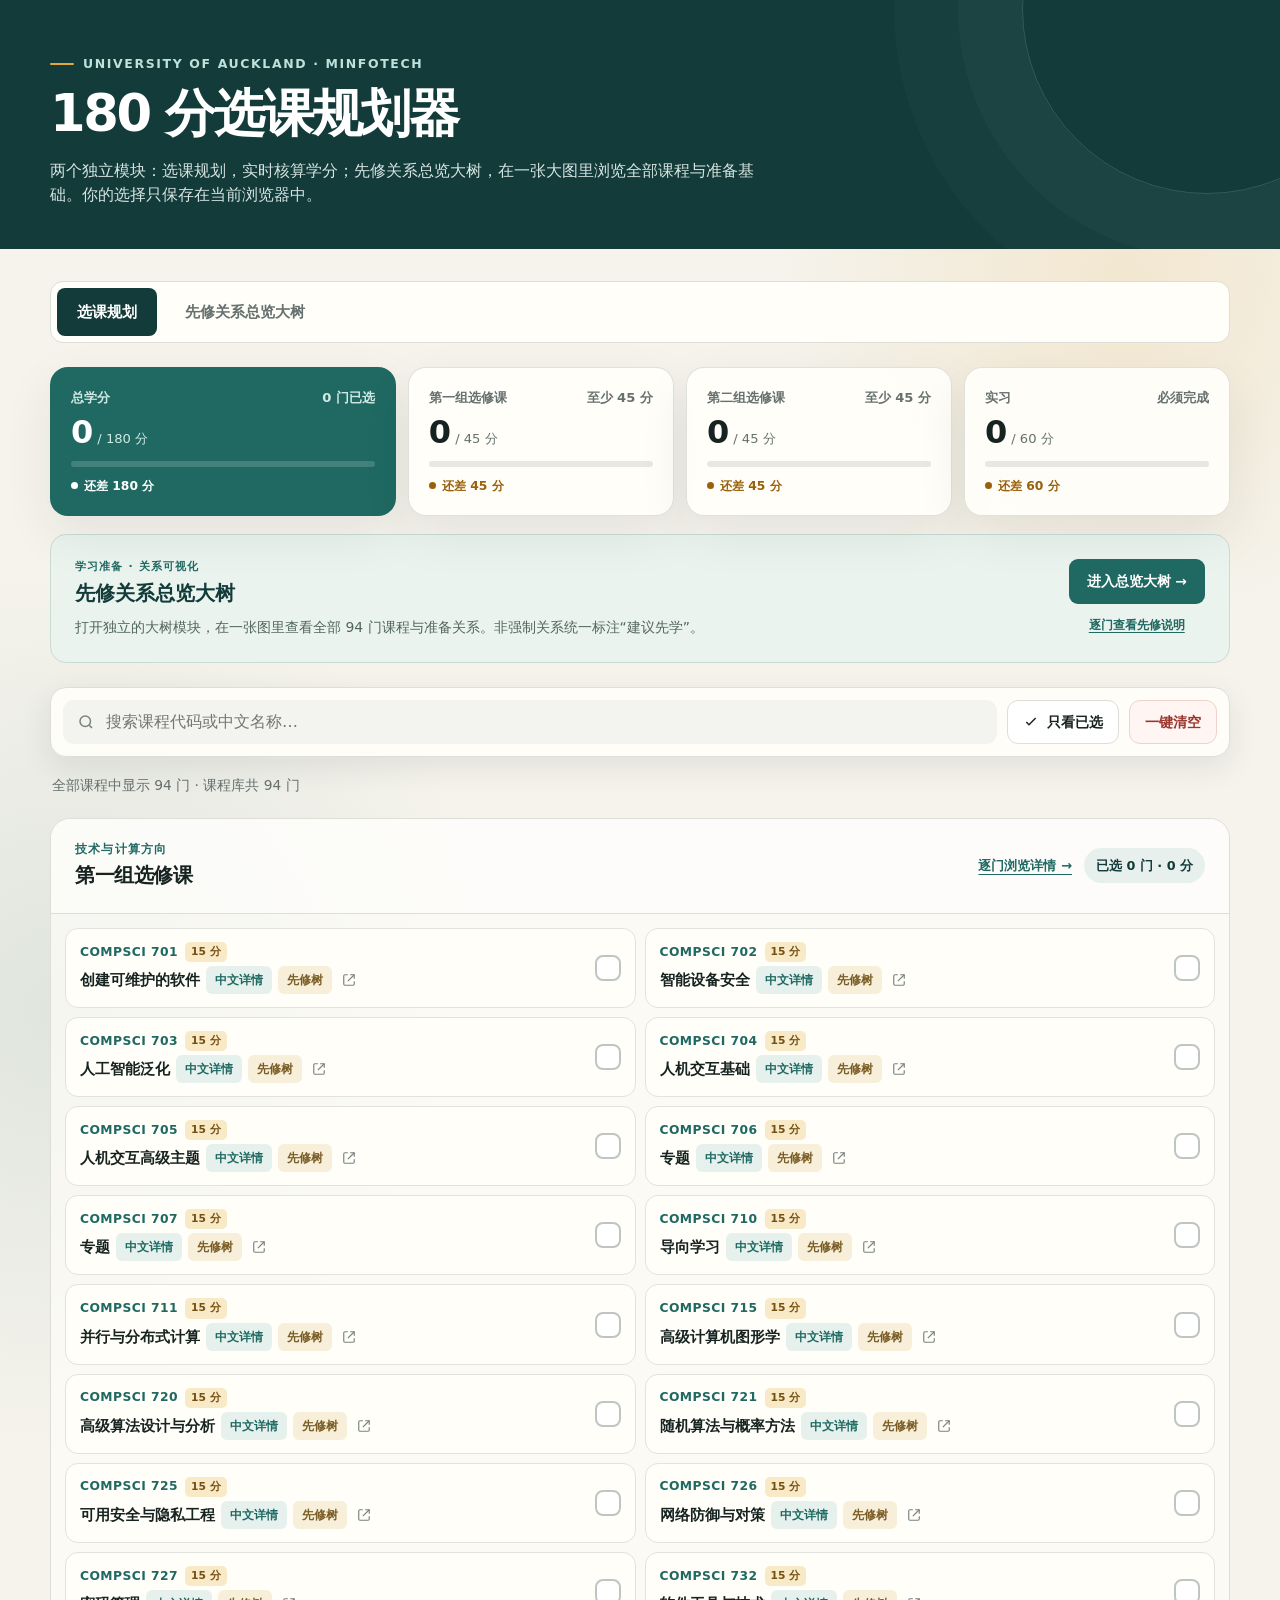
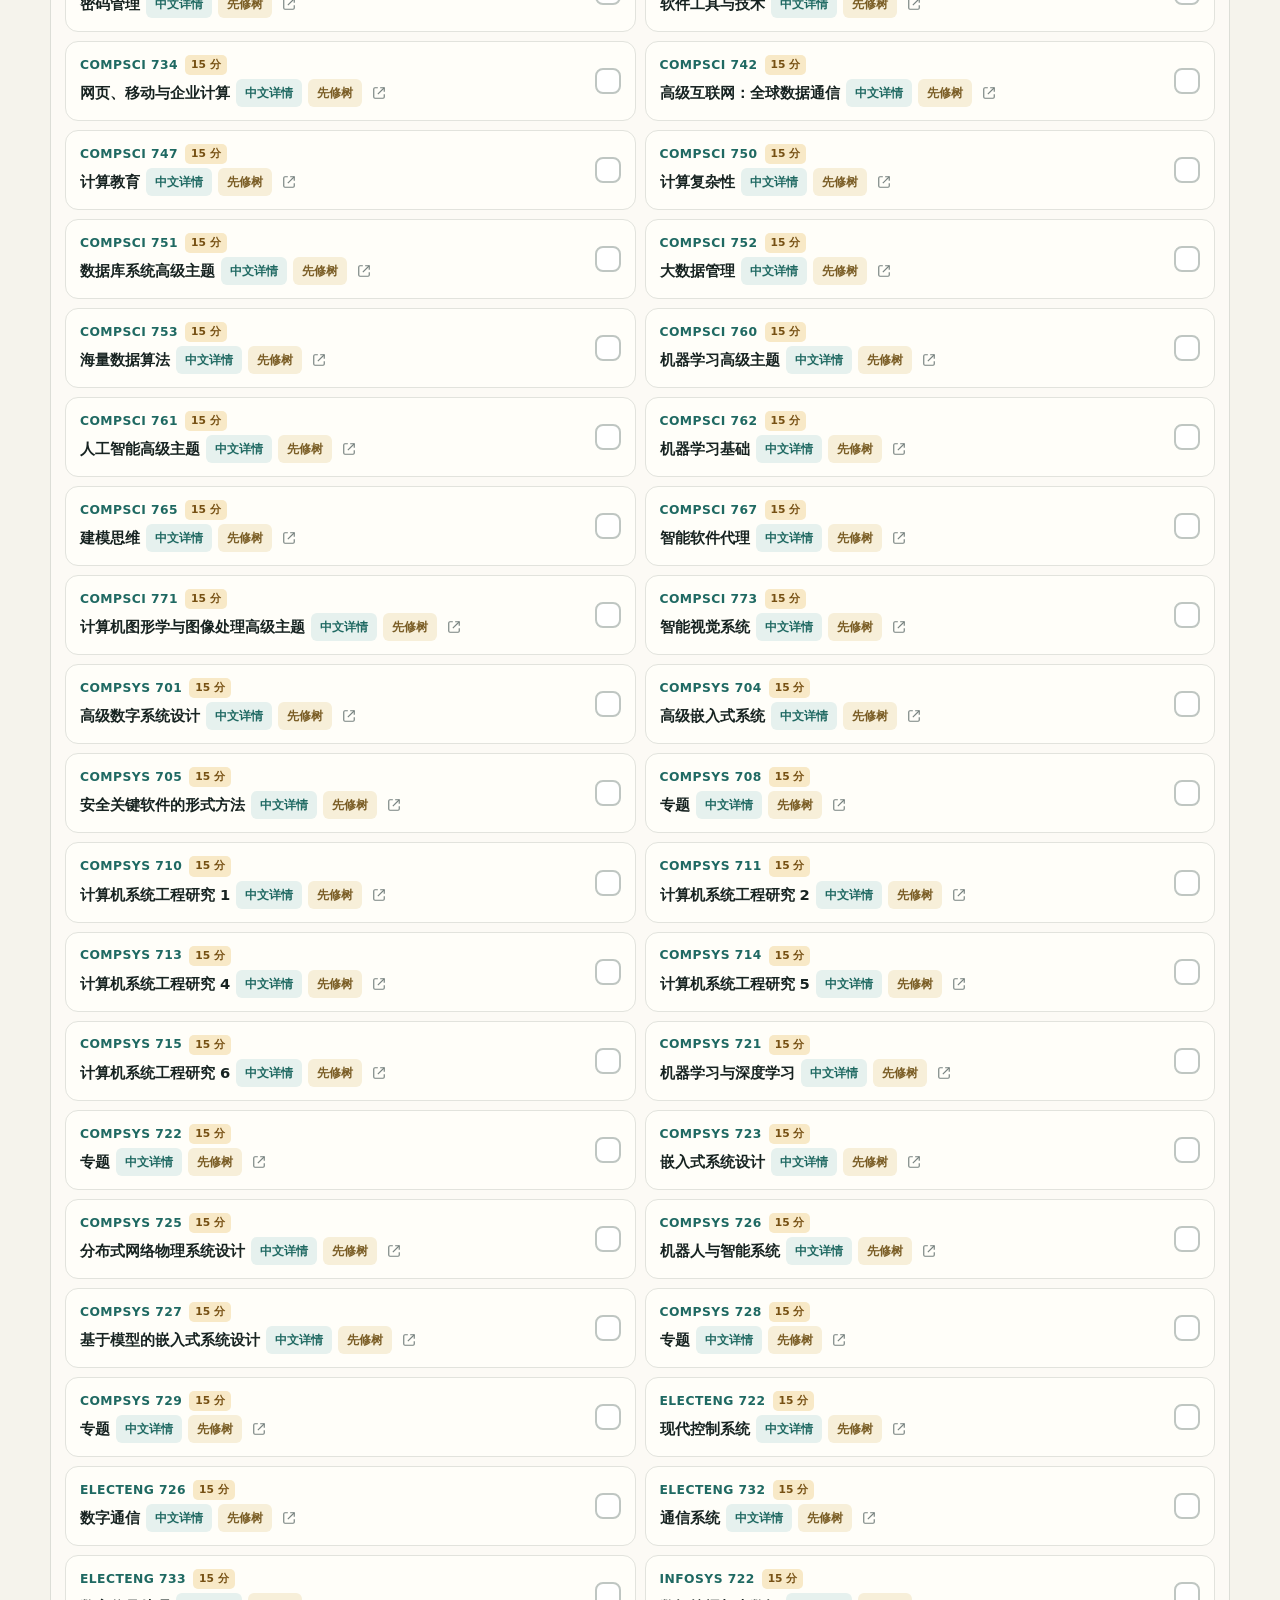
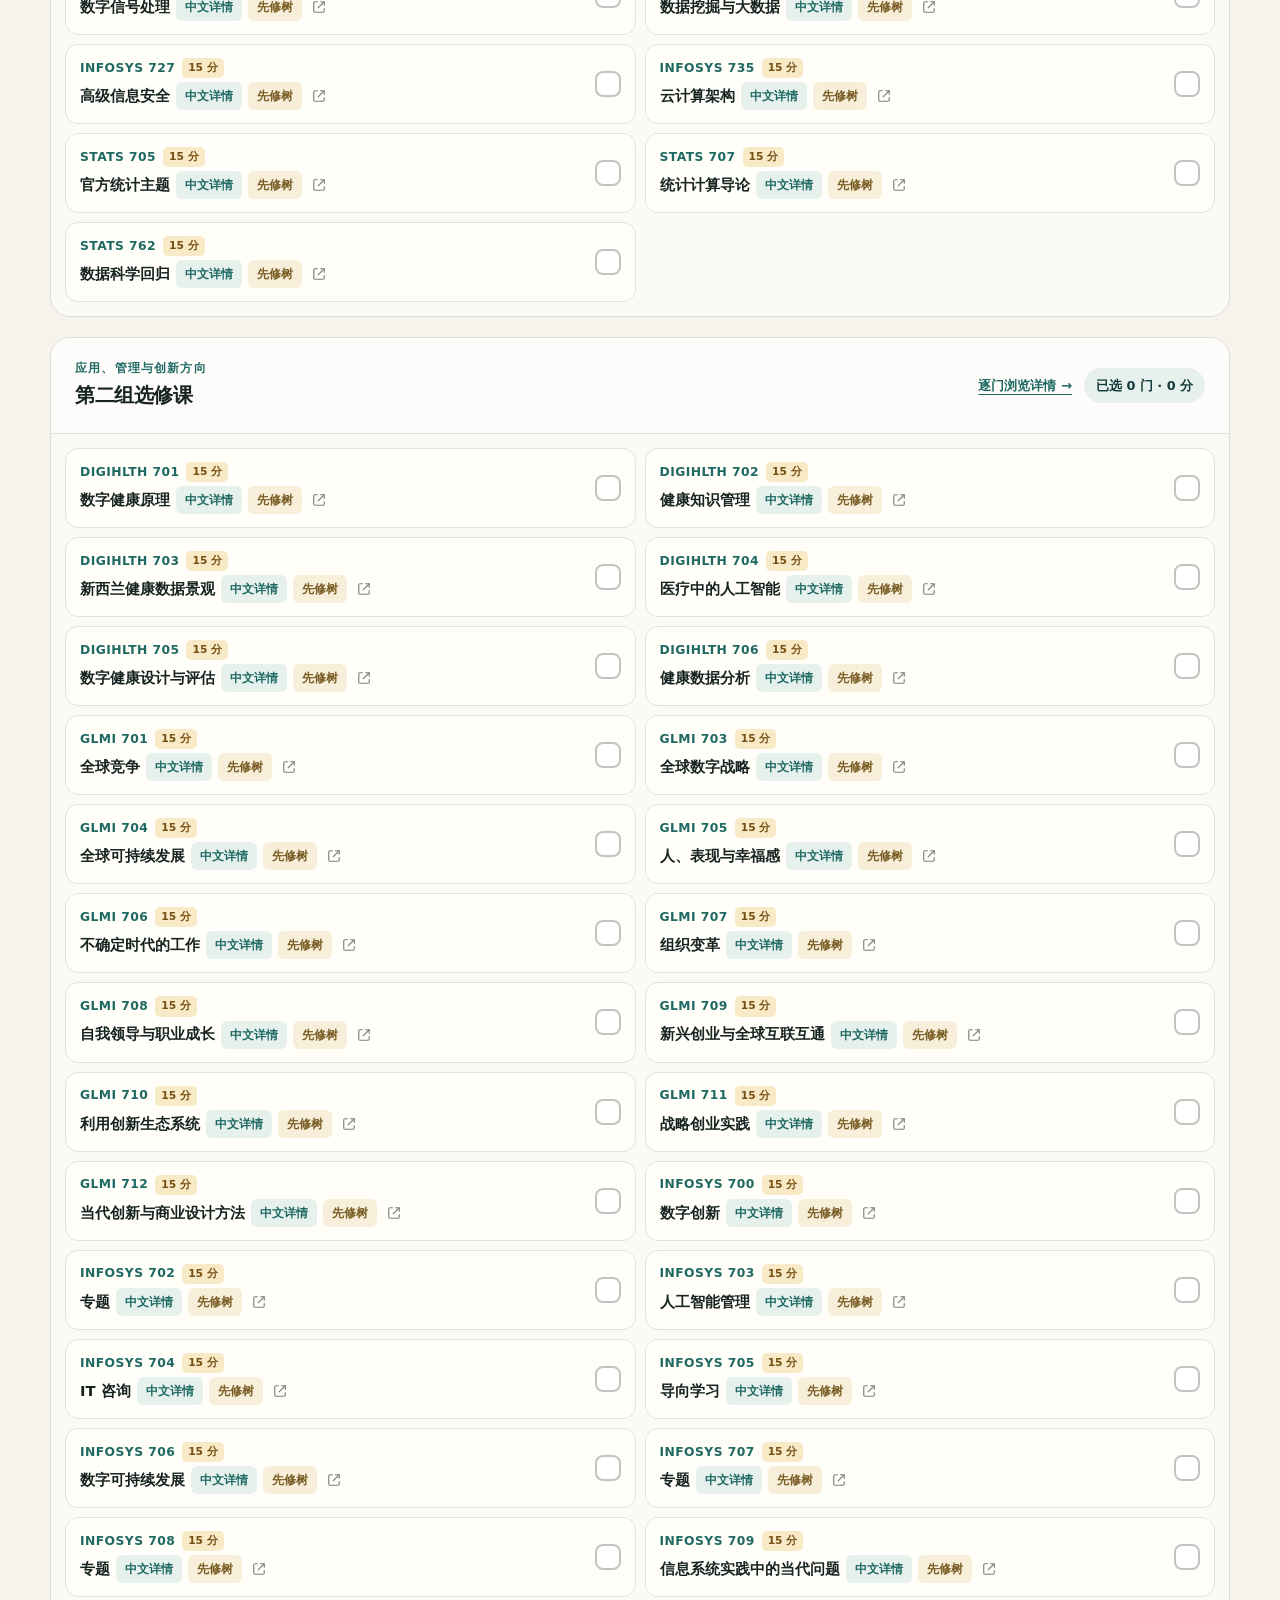
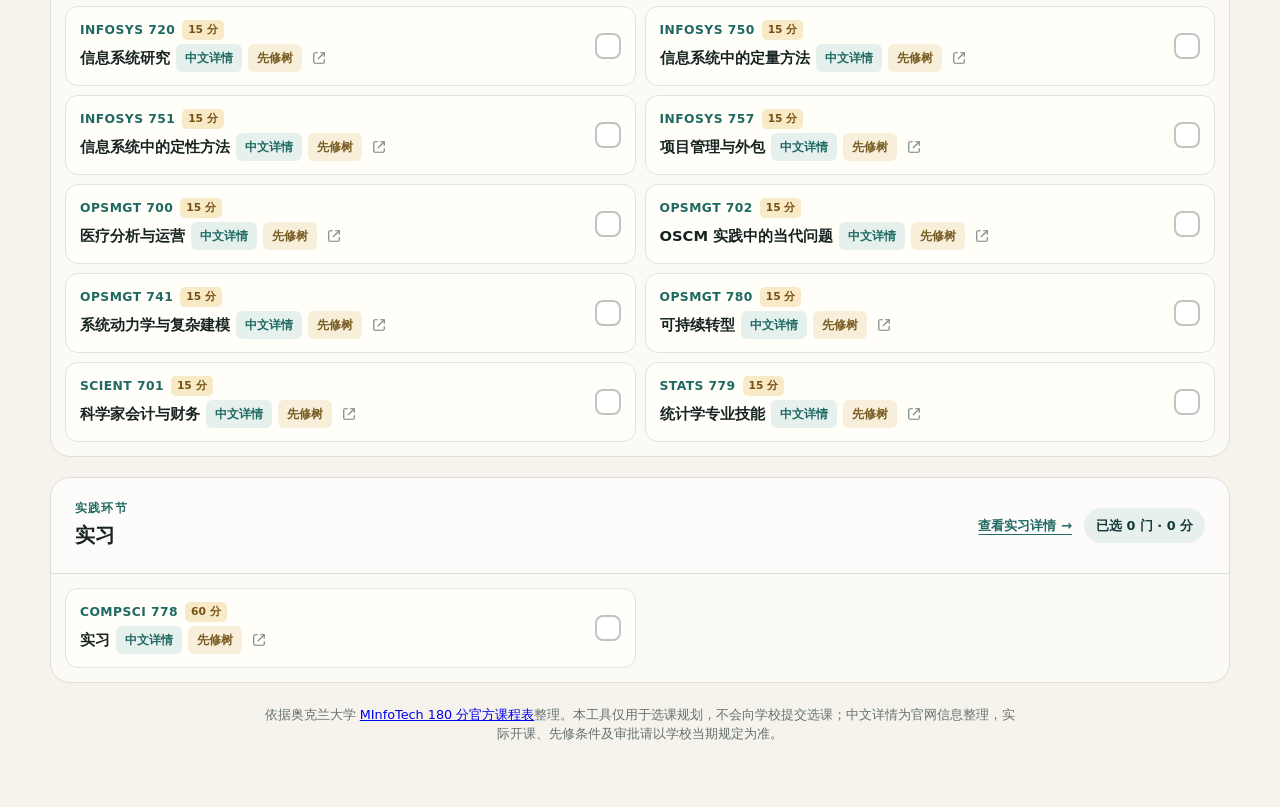
<file: index.html>
<!doctype html>
<html lang="zh-CN">
<head>
  <meta charset="utf-8">
  <link rel="icon" href="data:,">
  <meta name="viewport" content="width=device-width, initial-scale=1">
  <meta http-equiv="refresh" content="0;url=minfotech-course-planner.html">
  <title>MInfoTech 中文选课规划器</title>
</head>
<body>
  <p><a href="minfotech-course-planner.html">进入选课规划器</a></p>
  <script>location.replace('minfotech-course-planner.html' + location.search + location.hash);</script>
</body>
</html>
</file>
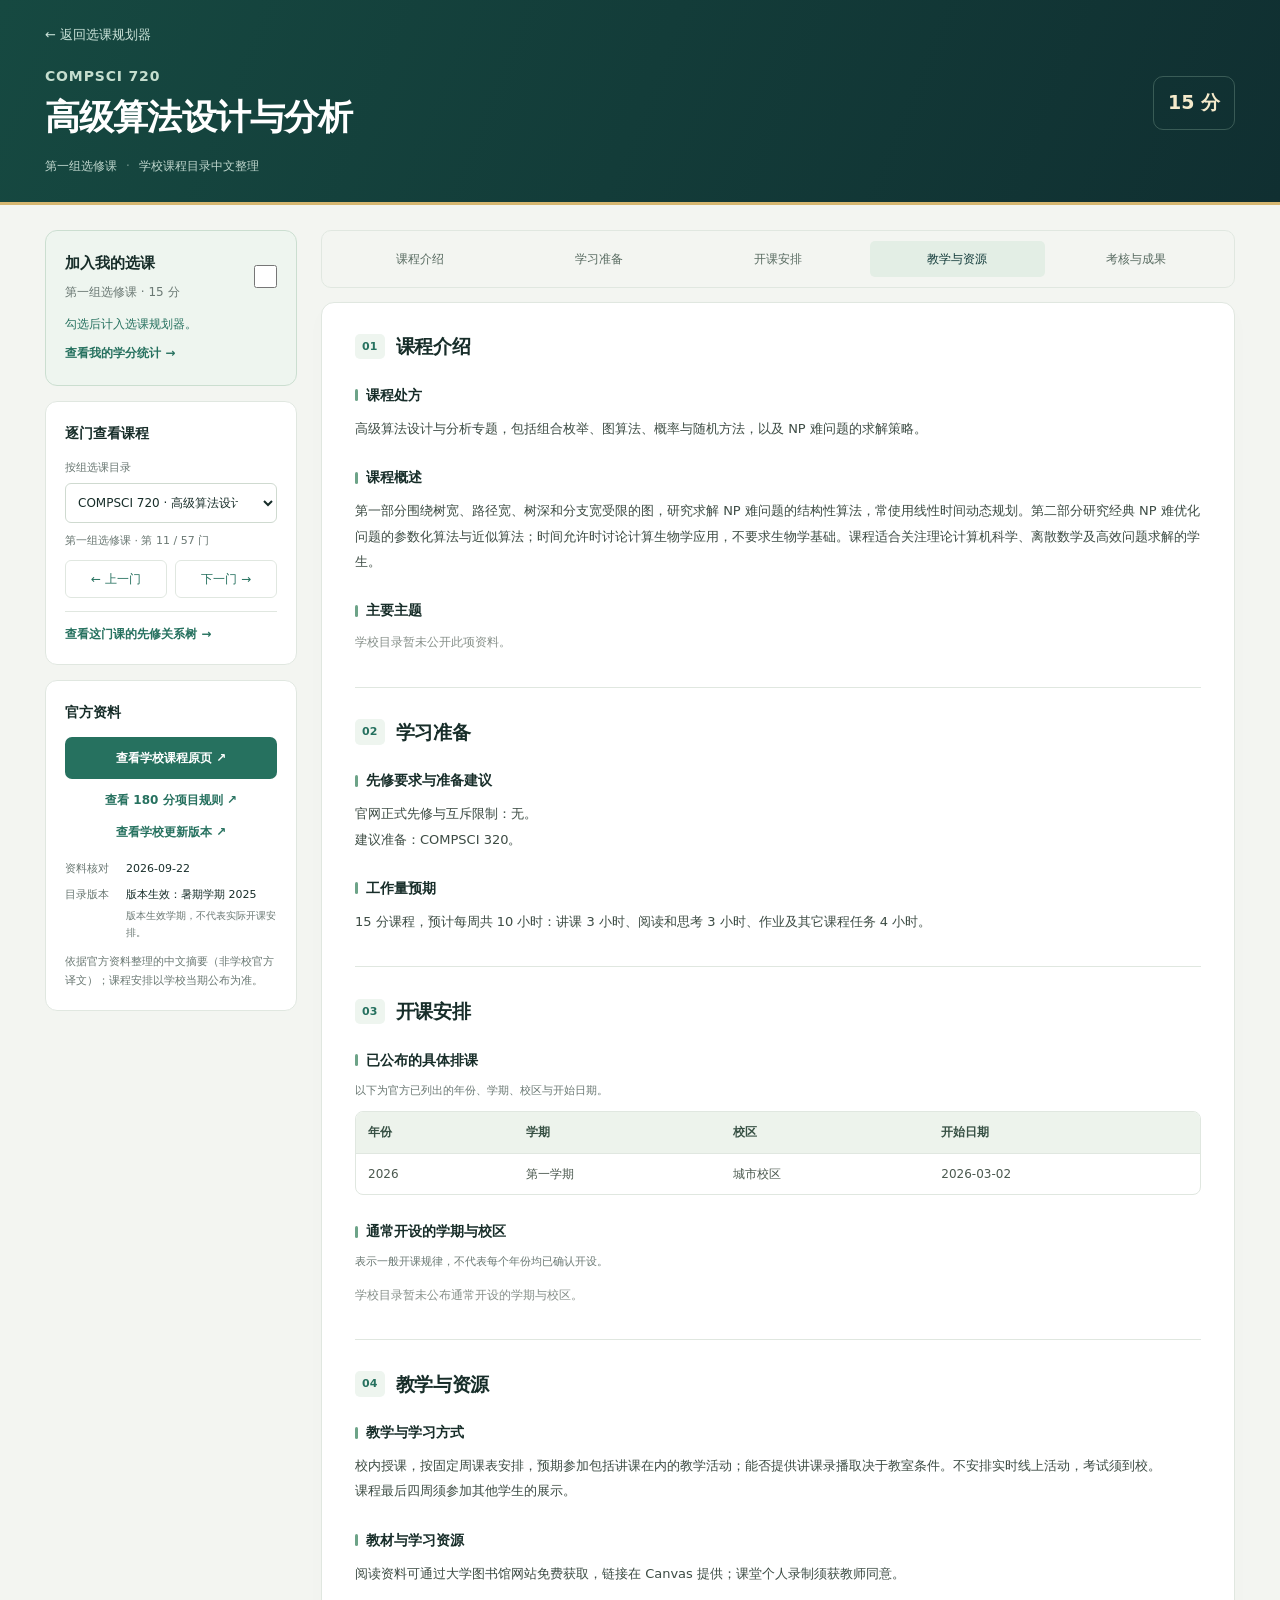
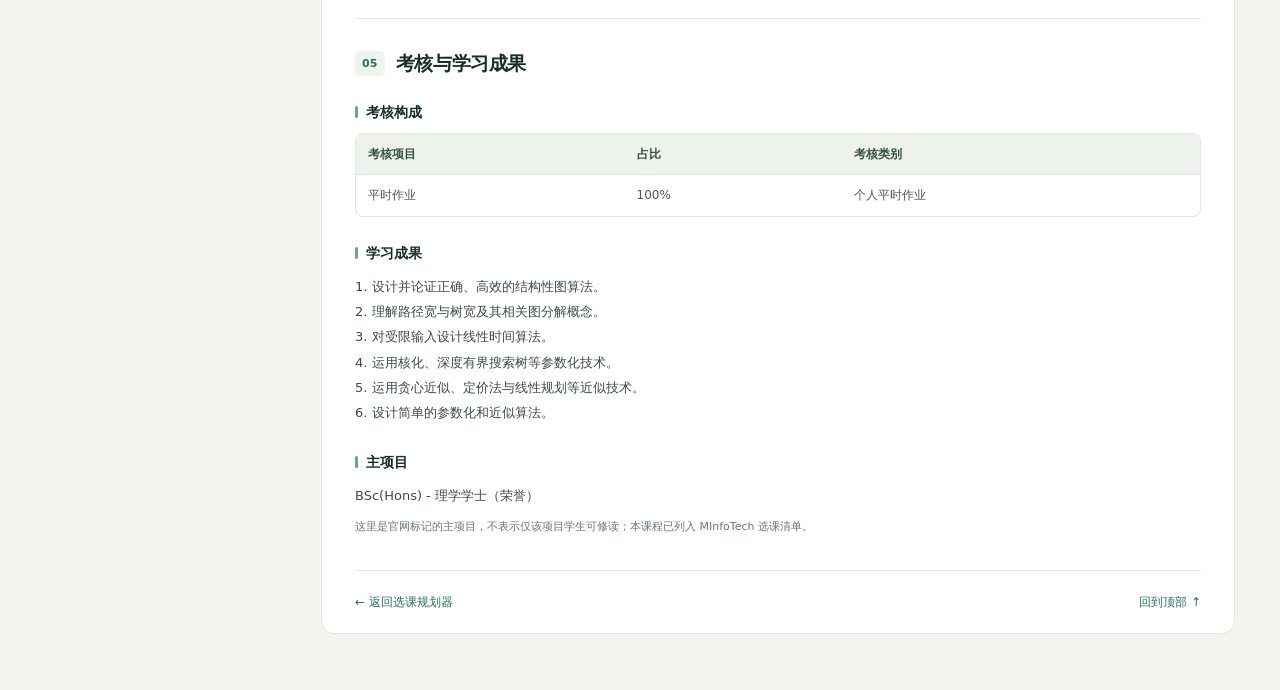
<file: course-compsci-720.html>
<!doctype html>
<html lang="zh-CN">
<head>
  <meta charset="utf-8">
  <meta http-equiv="refresh" content="0;url=course-detail.html?code=COMPSCI%20720">
  <script>location.replace('course-detail.html?code=COMPSCI%20720');</script>
  <link rel="icon" href="data:,">
  <meta name="viewport" content="width=device-width, initial-scale=1">
  <meta name="theme-color" content="#123b3a">
  <title>COMPSCI 720 · 高级算法设计与分析</title>
  <style>
    :root {
      --ink: #172321;
      --muted: #66716f;
      --paper: #f5f3ec;
      --card: #fffef9;
      --line: #dcded7;
      --brand: #123b3a;
      --brand-2: #1f6962;
      --accent: #e5a73d;
      --soft: #e8f1ee;
      --shadow: 0 18px 50px rgba(23, 35, 33, .08);
    }

    * { box-sizing: border-box; }
    html { scroll-behavior: smooth; }

    body {
      margin: 0;
      color: var(--ink);
      background:
        radial-gradient(circle at 88% 3%, rgba(229, 167, 61, .15), transparent 23rem),
        radial-gradient(circle at 0 30%, rgba(31, 105, 98, .09), transparent 28rem),
        var(--paper);
      font-family: Inter, "PingFang SC", "Microsoft YaHei", system-ui, -apple-system, sans-serif;
      line-height: 1.72;
    }

    a { color: inherit; }

    a:focus-visible {
      outline: 3px solid rgba(31, 105, 98, .3);
      outline-offset: 3px;
    }

    .hero {
      position: relative;
      overflow: hidden;
      color: #fff;
      background: var(--brand);
    }

    .hero::after {
      content: "";
      position: absolute;
      width: 24rem;
      height: 24rem;
      right: -7rem;
      top: -12rem;
      border: 1px solid rgba(255,255,255,.16);
      border-radius: 50%;
      box-shadow: 0 0 0 4rem rgba(255,255,255,.025), 0 0 0 8rem rgba(255,255,255,.018);
    }

    .hero-inner, .layout {
      width: min(1080px, calc(100% - 40px));
      margin: 0 auto;
    }

    .hero-inner {
      position: relative;
      z-index: 1;
      padding: 32px 0 55px;
    }

    .back {
      display: inline-flex;
      align-items: center;
      gap: 8px;
      margin-bottom: 42px;
      color: #d4e6e2;
      font-size: .86rem;
      font-weight: 680;
      text-decoration: none;
    }

    .back:hover { color: #fff; }

    .back svg { width: 17px; height: 17px; }

    .course-code {
      display: inline-flex;
      align-items: center;
      gap: 9px;
      margin: 0 0 14px;
      color: #bfe1da;
      font-size: .78rem;
      font-weight: 790;
      letter-spacing: .13em;
    }

    .course-code::before {
      content: "";
      width: 24px;
      height: 2px;
      background: var(--accent);
      border-radius: 99px;
    }

    h1 {
      margin: 0;
      max-width: 800px;
      font-size: clamp(2rem, 5vw, 3.65rem);
      line-height: 1.08;
      letter-spacing: -.045em;
      font-weight: 830;
    }

    .hero-subtitle {
      margin: 18px 0 0;
      max-width: 720px;
      color: #d7e4e1;
      font-size: 1rem;
    }

    .meta-row {
      margin-top: 26px;
      display: flex;
      flex-wrap: wrap;
      gap: 9px;
    }

    .meta-pill {
      padding: 7px 11px;
      color: #f4fbf9;
      background: rgba(255,255,255,.09);
      border: 1px solid rgba(255,255,255,.13);
      border-radius: 99px;
      font-size: .77rem;
      font-weight: 700;
    }

    .layout {
      padding: 32px 0 68px;
      display: grid;
      grid-template-columns: minmax(0, 1fr) 290px;
      gap: 24px;
      align-items: start;
    }

    .article, .sidebar-card {
      background: rgba(255,254,249,.94);
      border: 1px solid var(--line);
      border-radius: 20px;
      box-shadow: var(--shadow);
    }

    .article { padding: clamp(24px, 4vw, 46px); }

    .section + .section {
      margin-top: 38px;
      padding-top: 36px;
      border-top: 1px solid var(--line);
    }

    .section-label {
      margin: 0 0 4px;
      color: var(--brand-2);
      font-size: .72rem;
      font-weight: 800;
      letter-spacing: .12em;
      text-transform: uppercase;
    }

    h2 {
      margin: 0 0 16px;
      font-size: 1.42rem;
      line-height: 1.3;
      letter-spacing: -.025em;
    }

    p { margin: 0; }
    p + p { margin-top: 16px; }

    .prescription {
      margin-top: 17px;
      padding: 20px;
      color: #21433e;
      background: var(--soft);
      border-left: 4px solid var(--brand-2);
      border-radius: 0 13px 13px 0;
      font-weight: 620;
    }

    .topic-grid {
      margin-top: 22px;
      display: grid;
      grid-template-columns: repeat(2, minmax(0, 1fr));
      gap: 10px;
    }

    .topic {
      min-height: 72px;
      padding: 14px;
      display: flex;
      align-items: center;
      gap: 11px;
      background: #f7f7f2;
      border: 1px solid #e3e4de;
      border-radius: 12px;
      font-size: .87rem;
      font-weight: 660;
    }

    .topic span:first-child {
      flex: none;
      width: 28px;
      height: 28px;
      display: grid;
      place-items: center;
      color: var(--brand-2);
      background: #e2eeeb;
      border-radius: 8px;
      font-size: .73rem;
      font-weight: 800;
    }

    .sidebar {
      position: sticky;
      top: 18px;
      display: grid;
      gap: 14px;
    }

    .sidebar-card { padding: 21px; }

    .sidebar-title {
      margin: 0 0 17px;
      font-size: .8rem;
      color: var(--muted);
      font-weight: 780;
      letter-spacing: .08em;
      text-transform: uppercase;
    }

    .fact {
      padding: 12px 0;
      display: grid;
      grid-template-columns: 34px minmax(0,1fr);
      gap: 10px;
      border-top: 1px solid var(--line);
    }

    .fact:first-of-type { padding-top: 0; border-top: 0; }
    .fact:last-child { padding-bottom: 0; }

    .fact-icon {
      width: 31px;
      height: 31px;
      display: grid;
      place-items: center;
      color: var(--brand-2);
      background: var(--soft);
      border-radius: 9px;
    }

    .fact-icon svg { width: 16px; height: 16px; }
    .fact-label { color: var(--muted); font-size: .72rem; }
    .fact-value { margin-top: 2px; font-size: .86rem; font-weight: 720; line-height: 1.45; }

    .workload-total {
      margin-bottom: 16px;
      display: flex;
      align-items: baseline;
      gap: 6px;
    }

    .workload-total strong {
      color: var(--brand-2);
      font-size: 2.3rem;
      line-height: 1;
      letter-spacing: -.04em;
    }

    .workload-total span { color: var(--muted); font-size: .78rem; }

    .workload-bar {
      height: 10px;
      display: flex;
      overflow: hidden;
      background: #e7e7e1;
      border-radius: 99px;
    }

    .workload-bar span:nth-child(1) { width: 30%; background: var(--brand-2); }
    .workload-bar span:nth-child(2) { width: 30%; background: #5fa095; }
    .workload-bar span:nth-child(3) { width: 40%; background: var(--accent); }

    .legend {
      margin-top: 13px;
      display: grid;
      gap: 7px;
      color: var(--muted);
      font-size: .75rem;
    }

    .legend div { display: flex; justify-content: space-between; gap: 12px; }
    .legend strong { color: var(--ink); font-weight: 720; }

    .programme-link {
      display: inline-flex;
      align-items: center;
      gap: 7px;
      margin-top: 14px;
      color: var(--brand-2);
      font-weight: 720;
      text-decoration: none;
    }

    .programme-link:hover { text-decoration: underline; }

    .source-note {
      margin-top: 26px;
      color: var(--muted);
      font-size: .75rem;
      text-align: center;
    }

    @media (max-width: 820px) {
      .layout { grid-template-columns: 1fr; }
      .sidebar { position: static; grid-template-columns: repeat(2, minmax(0,1fr)); }
    }

    @media (max-width: 560px) {
      .hero-inner, .layout { width: min(100% - 24px, 1080px); }
      .hero-inner { padding: 24px 0 42px; }
      .back { margin-bottom: 34px; }
      .layout { padding-top: 18px; }
      .article { border-radius: 16px; }
      .topic-grid, .sidebar { grid-template-columns: 1fr; }
    }

    @media (prefers-reduced-motion: reduce) {
      *, *::before, *::after { scroll-behavior: auto !important; }
    }
  </style>
</head>
<body>
  <header class="hero">
    <div class="hero-inner">
      <a class="back" href="minfotech-course-planner.html">
        <svg viewBox="0 0 24 24" fill="none" stroke="currentColor" stroke-width="2" aria-hidden="true"><path d="m15 18-6-6 6-6"></path></svg>
        返回选课规划器
      </a>
      <p class="course-code">COMPSCI 720 · 15 POINTS</p>
      <h1>高级算法设计与分析</h1>
      <p class="hero-subtitle">Advanced Algorithm Design and Analysis · 面向理论计算机科学、离散数学与高效问题求解的高级课程。</p>
      <div class="meta-row" aria-label="课程基本信息">
        <span class="meta-pill">2026 第一学期</span>
        <span class="meta-pill">城市校区</span>
        <span class="meta-pill">每周约 10 小时</span>
      </div>
    </div>
  </header>

  <main class="layout">
    <article class="article">
      <section class="section">
        <p class="section-label">Course Prescription</p>
        <h2>课程处方</h2>
        <div class="prescription">算法设计与分析的精选高级主题，包括组合枚举算法、高级图算法、算法分析中的分析和概率方法、随机算法，以及解决 NP 难问题的方法。</div>
      </section>

      <section class="section">
        <p class="section-label">Course Overview</p>
        <h2>课程概述</h2>
        <p>算法设计与分析是计算机科学中基础且重要的部分。本课程向学生介绍算法设计和分析的高级技术，并探讨算法的一些应用。</p>
        <p>课程第一部分研究许多流行 NP 难问题在有界组合宽度图族上的高级算法，包括树宽、路径宽度、树深和分支宽度，通常以线性时间动态规划的形式表述。</p>
        <p>第二部分涵盖若干经典 NP 难优化问题的参数化算法和近似算法。如果时间允许，还会关注计算生物学的应用——不需要生物学知识。</p>

        <div class="topic-grid" aria-label="课程主题">
          <div class="topic"><span>01</span><span>组合枚举算法</span></div>
          <div class="topic"><span>02</span><span>高级图算法</span></div>
          <div class="topic"><span>03</span><span>随机与概率方法</span></div>
          <div class="topic"><span>04</span><span>NP 难问题求解</span></div>
          <div class="topic"><span>05</span><span>参数化算法</span></div>
          <div class="topic"><span>06</span><span>近似算法与应用</span></div>
        </div>
      </section>

      <section class="section">
        <p class="section-label">Who This Is For</p>
        <h2>适合哪些学生</h2>
        <p>本课程对希望继续攻读理论计算机科学或离散数学研究生学位的学生，以及计划从事高效编程和复杂问题求解工作的职业者尤为相关。</p>
      </section>

      <section class="section">
        <p class="section-label">Preparation</p>
        <h2>先修课程建议</h2>
        <p>推荐准备课程：<strong>COMPSCI 320</strong>。该建议用于帮助判断知识储备，实际选课要求请以学校审批和当期课程页面为准。</p>
      </section>

      <section class="section">
        <p class="section-label">Main Programme</p>
        <h2>主项目</h2>
        <p>理学学士（荣誉）— Bachelor of Science (Honours)。</p>
        <a class="programme-link" href="https://study.auckland.ac.nz/ords/r/uoa/catalogue/Program?p5_code=BSc(Hons)" target="_blank" rel="noopener noreferrer">
          查看学校项目页面
          <svg width="15" height="15" viewBox="0 0 24 24" fill="none" stroke="currentColor" stroke-width="2" aria-hidden="true"><path d="M14 3h7v7"></path><path d="M10 14 21 3"></path><path d="M21 14v5a2 2 0 0 1-2 2H5a2 2 0 0 1-2-2V5a2 2 0 0 1 2-2h5"></path></svg>
        </a>
      </section>
    </article>

    <aside class="sidebar" aria-label="课程信息摘要">
      <section class="sidebar-card">
        <p class="sidebar-title">课程信息</p>
        <div class="fact">
          <span class="fact-icon"><svg viewBox="0 0 24 24" fill="none" stroke="currentColor" stroke-width="2"><path d="M12 2v20M17 5H9.5a3.5 3.5 0 0 0 0 7h5a3.5 3.5 0 0 1 0 7H6"></path></svg></span>
          <div><div class="fact-label">学分</div><div class="fact-value">15 分</div></div>
        </div>
        <div class="fact">
          <span class="fact-icon"><svg viewBox="0 0 24 24" fill="none" stroke="currentColor" stroke-width="2"><rect x="3" y="4" width="18" height="17" rx="2"></rect><path d="M16 2v4M8 2v4M3 10h18"></path></svg></span>
          <div><div class="fact-label">开课时间</div><div class="fact-value">2026 第一学期<br>3 月 2 日开始</div></div>
        </div>
        <div class="fact">
          <span class="fact-icon"><svg viewBox="0 0 24 24" fill="none" stroke="currentColor" stroke-width="2"><path d="M20 10c0 5-8 12-8 12S4 15 4 10a8 8 0 1 1 16 0Z"></path><circle cx="12" cy="10" r="2"></circle></svg></span>
          <div><div class="fact-label">校区</div><div class="fact-value">城市校区</div></div>
        </div>
        <div class="fact">
          <span class="fact-icon"><svg viewBox="0 0 24 24" fill="none" stroke="currentColor" stroke-width="2"><circle cx="12" cy="12" r="9"></circle><path d="M12 7v5l3 2"></path></svg></span>
          <div><div class="fact-label">每周投入</div><div class="fact-value">约 10 小时</div></div>
        </div>
      </section>

      <section class="sidebar-card">
        <p class="sidebar-title">每周工作量</p>
        <div class="workload-total"><strong>10</strong><span>小时 / 周</span></div>
        <div class="workload-bar" aria-label="3 小时讲座，3 小时阅读，4 小时作业"><span></span><span></span><span></span></div>
        <div class="legend">
          <div><span>讲座</span><strong>3 小时</strong></div>
          <div><span>阅读与思考</span><strong>3 小时</strong></div>
          <div><span>作业与课程任务</span><strong>4 小时</strong></div>
        </div>
      </section>
    </aside>
  </main>

  <p class="source-note">课程信息依据所提供的 2026 年课程简介整理，开课安排可能调整。</p>
</body>
</html>
</file>
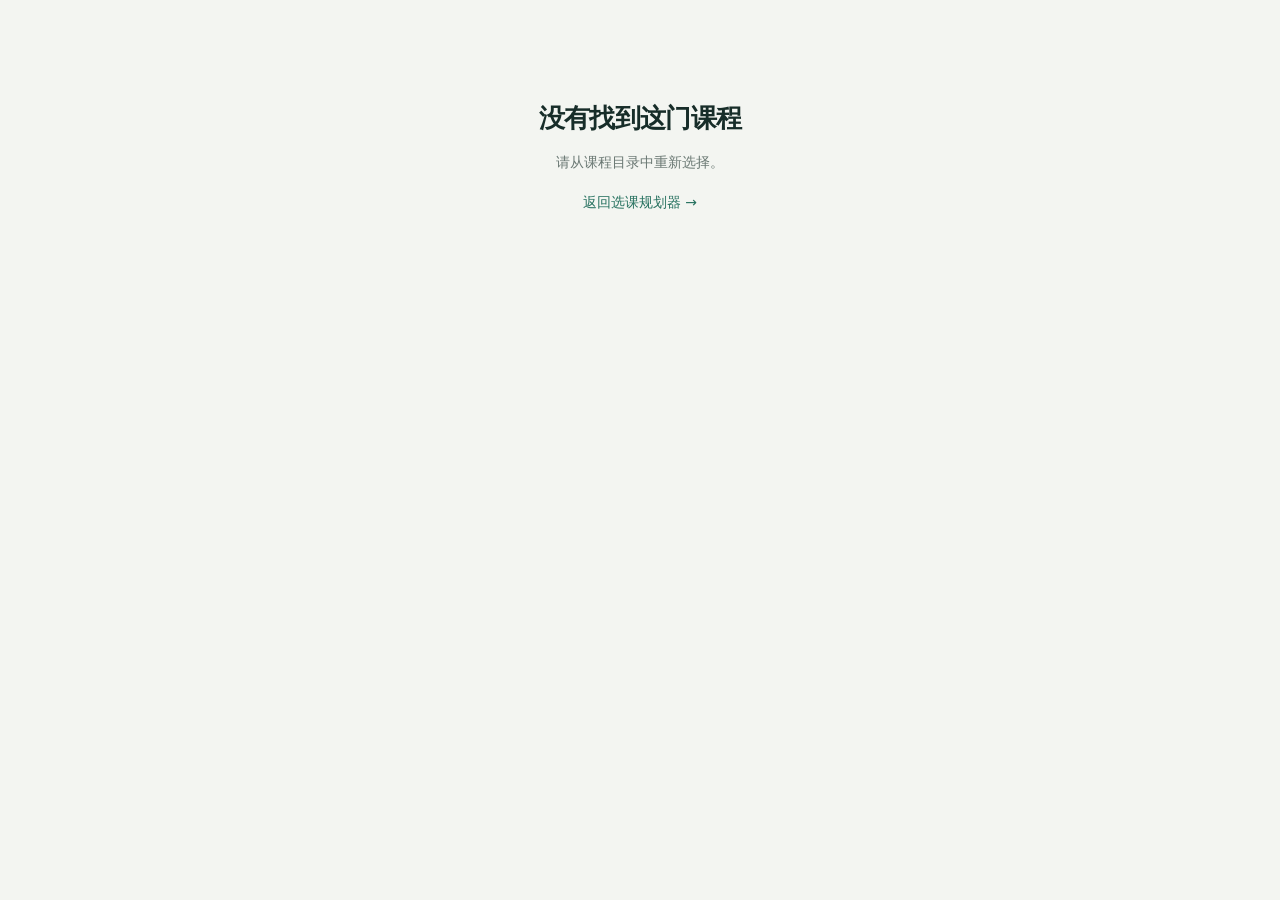
<file: course-detail.html>
<!doctype html>
<html lang="zh-CN">
<head>
  <meta charset="utf-8">
  <meta name="viewport" content="width=device-width, initial-scale=1">
  <meta name="theme-color" content="#123b3a">
  <link rel="icon" href="data:,">
  <link rel="stylesheet" href="course-detail.css?v=prerequisite-tree-1">
  <title>课程详情 · MInfoTech 选课规划器</title>
</head>
<body>
  <div id="course-page" hidden>
    <header class="hero">
      <div class="hero-inner">
        <a class="back" href="minfotech-course-planner.html">← 返回选课规划器</a>
        <div class="hero-heading"><div><p class="course-code" id="course-code"></p><h1 id="course-title"></h1></div><span class="hero-points" id="hero-points"></span></div>
        <div class="meta-row"><span id="meta-group"></span><span class="meta-divider" aria-hidden="true">·</span><span>学校课程目录中文整理</span></div>
      </div>
    </header>
    <main class="layout">
      <aside class="sidebar" aria-label="课程目录与选课">
        <section class="side-card selection-card">
          <label class="selection-control" for="select-course"><span><strong id="selection-label">加入我的选课</strong><small id="selection-points"></small></span><input id="select-course" type="checkbox"></label>
          <p class="selection-status" id="selection-status" aria-live="polite"></p>
          <a class="text-link" href="minfotech-course-planner.html">查看我的学分统计 →</a>
        </section>
        <section class="side-card directory">
          <h2 class="side-title">逐门查看课程</h2>
          <label for="course-directory" class="field-label">按组选课目录</label>
          <select id="course-directory" aria-label="按组选课目录"></select>
          <p class="directory-position" id="directory-position"></p>
          <div class="sibling-nav"><a id="previous-course" class="sibling-link">← 上一门</a><a id="next-course" class="sibling-link">下一门 →</a></div>
          <a id="prerequisite-tree-link" class="text-link preparation-tree-link" href="prerequisite-tree.html">查看这门课的先修关系树 →</a>
        </section>
        <section class="side-card source-card">
          <h2 class="side-title">官方资料</h2>
          <a class="official-link" id="official-link" target="_blank" rel="noopener noreferrer">查看学校课程原页 ↗</a>
          <a class="text-link plan-link" id="plan-link" target="_blank" rel="noopener noreferrer">查看 180 分项目规则 ↗</a>
          <a class="text-link newer-link" id="newer-version-link" target="_blank" rel="noopener noreferrer" hidden>查看学校更新版本 ↗</a>
          <dl class="source-facts"><div><dt>资料核对</dt><dd id="updated-at"></dd></div><div id="version-fact" hidden><dt>目录版本</dt><dd><span id="version-label"></span><small class="version-note">版本生效学期，不代表实际开课安排。</small></dd></div></dl>
          <p class="notice">依据官方资料整理的中文摘要（非学校官方译文）；课程安排以学校当期公布为准。</p>
        </section>
      </aside>
      <div class="content">
        <nav class="section-nav" aria-label="详情页快捷导航"><a href="#about">课程介绍</a><a href="#preparation">学习准备</a><a href="#offerings">开课安排</a><a href="#teaching">教学与资源</a><a href="#assessment">考核与成果</a></nav>
        <article class="article">
          <div class="data-message" id="data-message" hidden></div>
          <section class="chapter" id="about" aria-labelledby="about-title">
            <h2 class="chapter-title" id="about-title"><span>01</span>课程介绍</h2>
            <section class="detail-section"><h3>课程处方</h3><div class="copy" id="prescription"></div></section>
            <section class="detail-section"><h3>课程概述</h3><div class="copy" id="overview"></div></section>
            <section class="detail-section"><h3>主要主题</h3><div class="copy" id="topics"></div></section>
          </section>
          <section class="chapter" id="preparation" aria-labelledby="preparation-title">
            <h2 class="chapter-title" id="preparation-title"><span>02</span>学习准备</h2>
            <section class="detail-section"><h3>先修要求与准备建议</h3><div class="copy" id="prerequisites"></div></section>
            <section class="detail-section"><h3>工作量预期</h3><div class="copy" id="workload"></div></section>
          </section>
          <section class="chapter" id="offerings" aria-labelledby="offerings-title">
            <h2 class="chapter-title" id="offerings-title"><span>03</span>开课安排</h2>
            <section class="detail-section"><h3>已公布的具体排课</h3><p class="section-note">以下为官方已列出的年份、学期、校区与开始日期。</p><div id="scheduled-offerings"></div></section>
            <section class="detail-section"><h3>通常开设的学期与校区</h3><p class="section-note">表示一般开课规律，不代表每个年份均已确认开设。</p><div id="typical-offerings"></div></section>
            <p class="availability-note" id="availability-note" hidden></p>
          </section>
          <section class="chapter" id="teaching" aria-labelledby="teaching-title">
            <h2 class="chapter-title" id="teaching-title"><span>04</span>教学与资源</h2>
            <section class="detail-section"><h3>教学与学习方式</h3><div class="copy" id="teaching-copy"></div></section>
            <section class="detail-section"><h3>教材与学习资源</h3><div class="copy" id="resources"></div></section>
          </section>
          <section class="chapter" id="assessment" aria-labelledby="assessment-title">
            <h2 class="chapter-title" id="assessment-title"><span>05</span>考核与学习成果</h2>
            <section class="detail-section"><h3>考核构成</h3><div id="assessment-table"></div><div class="copy assessment-notes" id="assessment-notes" hidden></div></section>
            <section class="detail-section"><h3>学习成果</h3><div class="copy" id="outcomes"></div></section>
            <section class="detail-section"><h3>主项目</h3><div class="copy" id="programme"></div><p class="section-note programme-note">这里是官网标记的主项目，不表示仅该项目学生可修读；本课程已列入 MInfoTech 选课清单。</p></section>
          </section>
          <footer class="article-footer"><a href="minfotech-course-planner.html">← 返回选课规划器</a><a href="#course-page">回到顶部 ↑</a></footer>
        </article>
      </div>
    </main>
  </div>
  <div class="empty" id="empty" hidden><h1>没有找到这门课程</h1><p>请从课程目录中重新选择。</p><a href="minfotech-course-planner.html">返回选课规划器 →</a></div>
  <noscript><div class="empty">请启用浏览器的 JavaScript，以查看课程资料和使用选课功能。<p><a href="minfotech-course-planner.html">返回选课规划器</a></p></div></noscript>
  <script src="course-data.js"></script>
  <script src="course-details-data.js?v=prerequisite-tree-1"></script>
  <script src="course-detail.js?v=prerequisite-tree-1"></script>
</body>
</html>
</file>
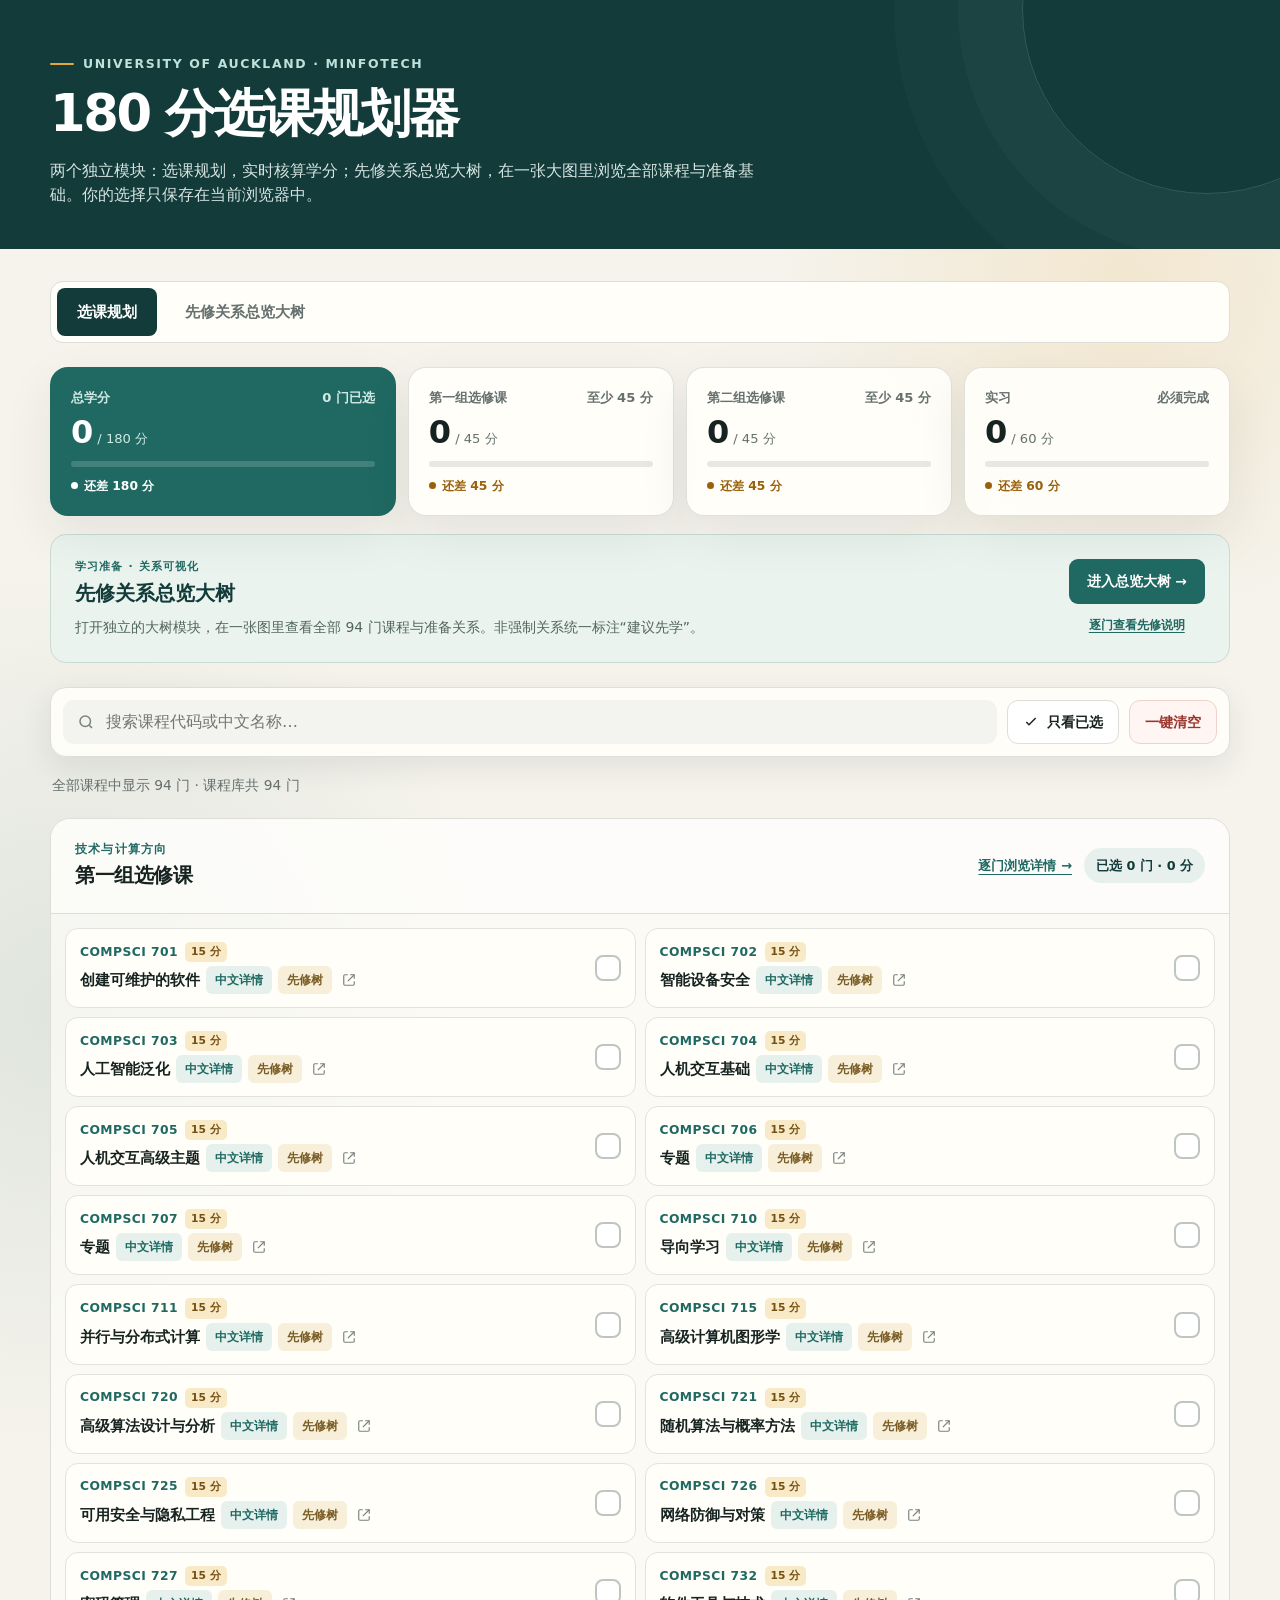
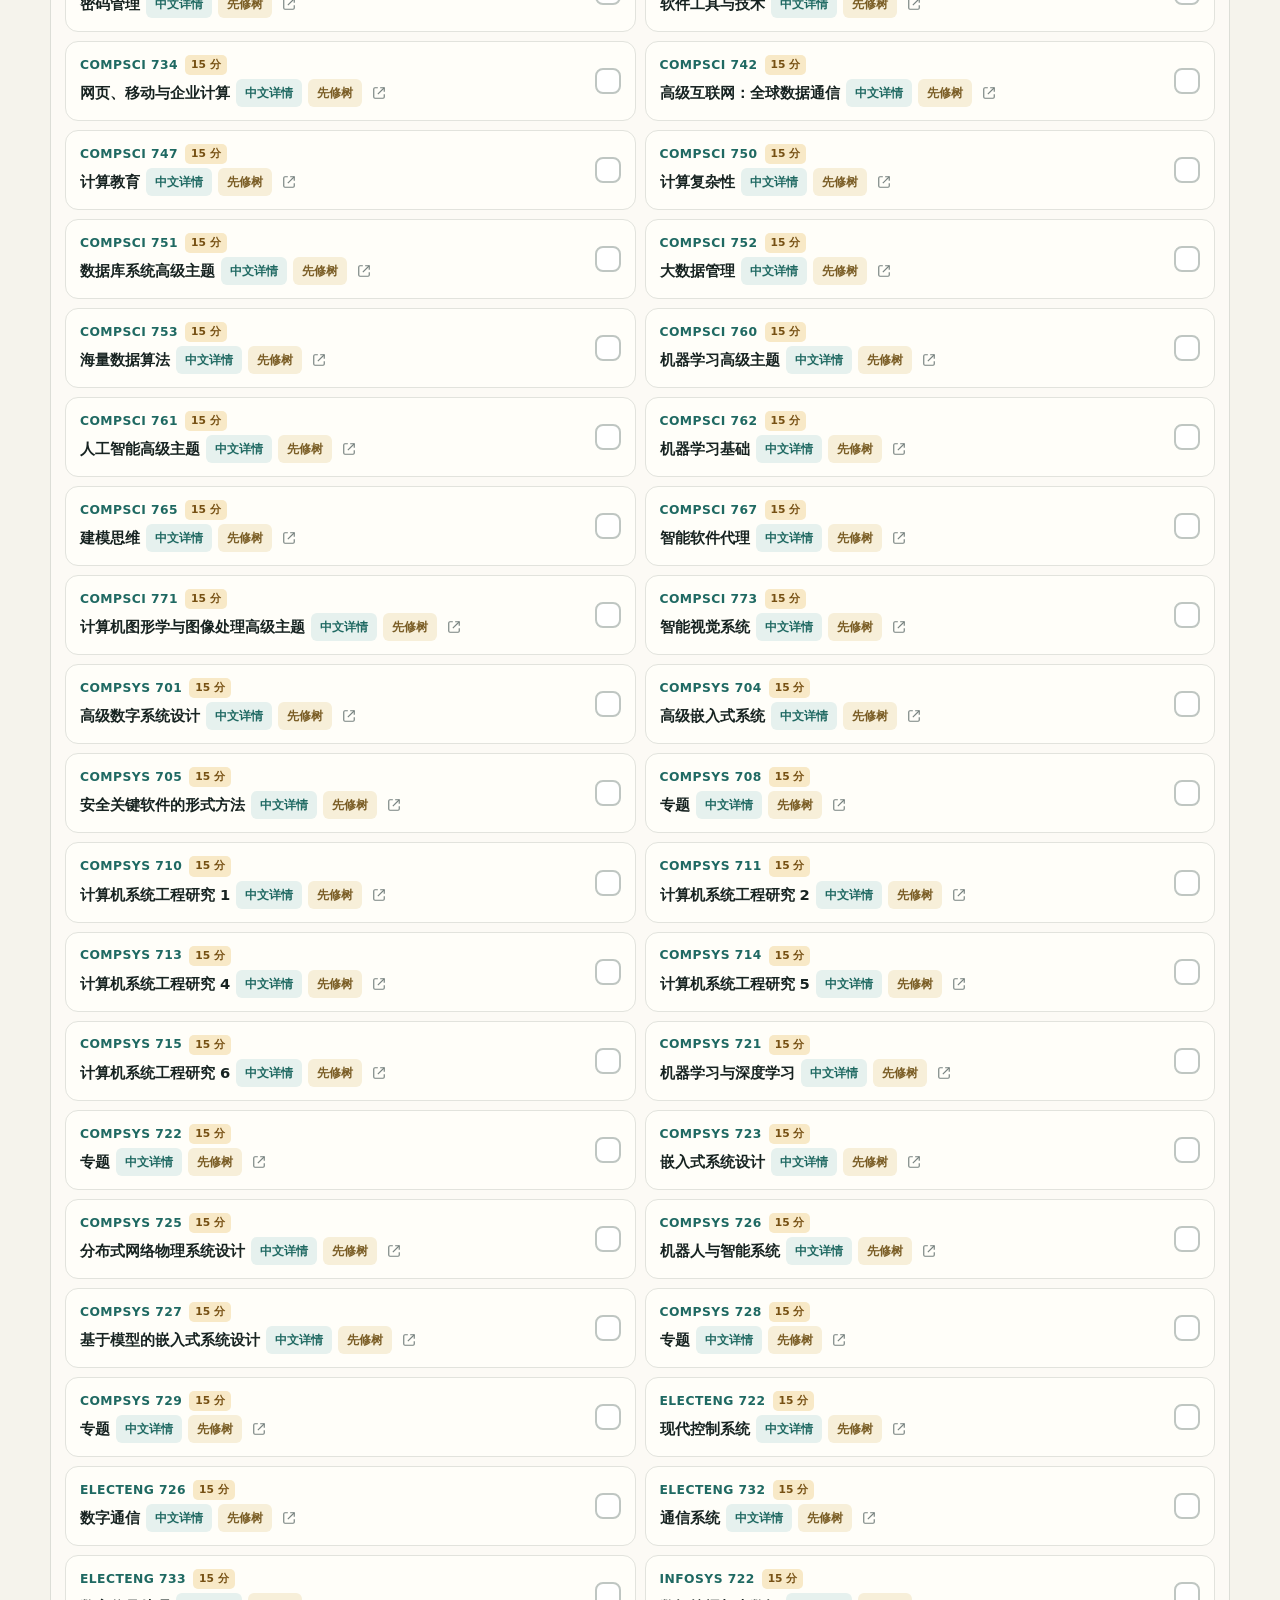
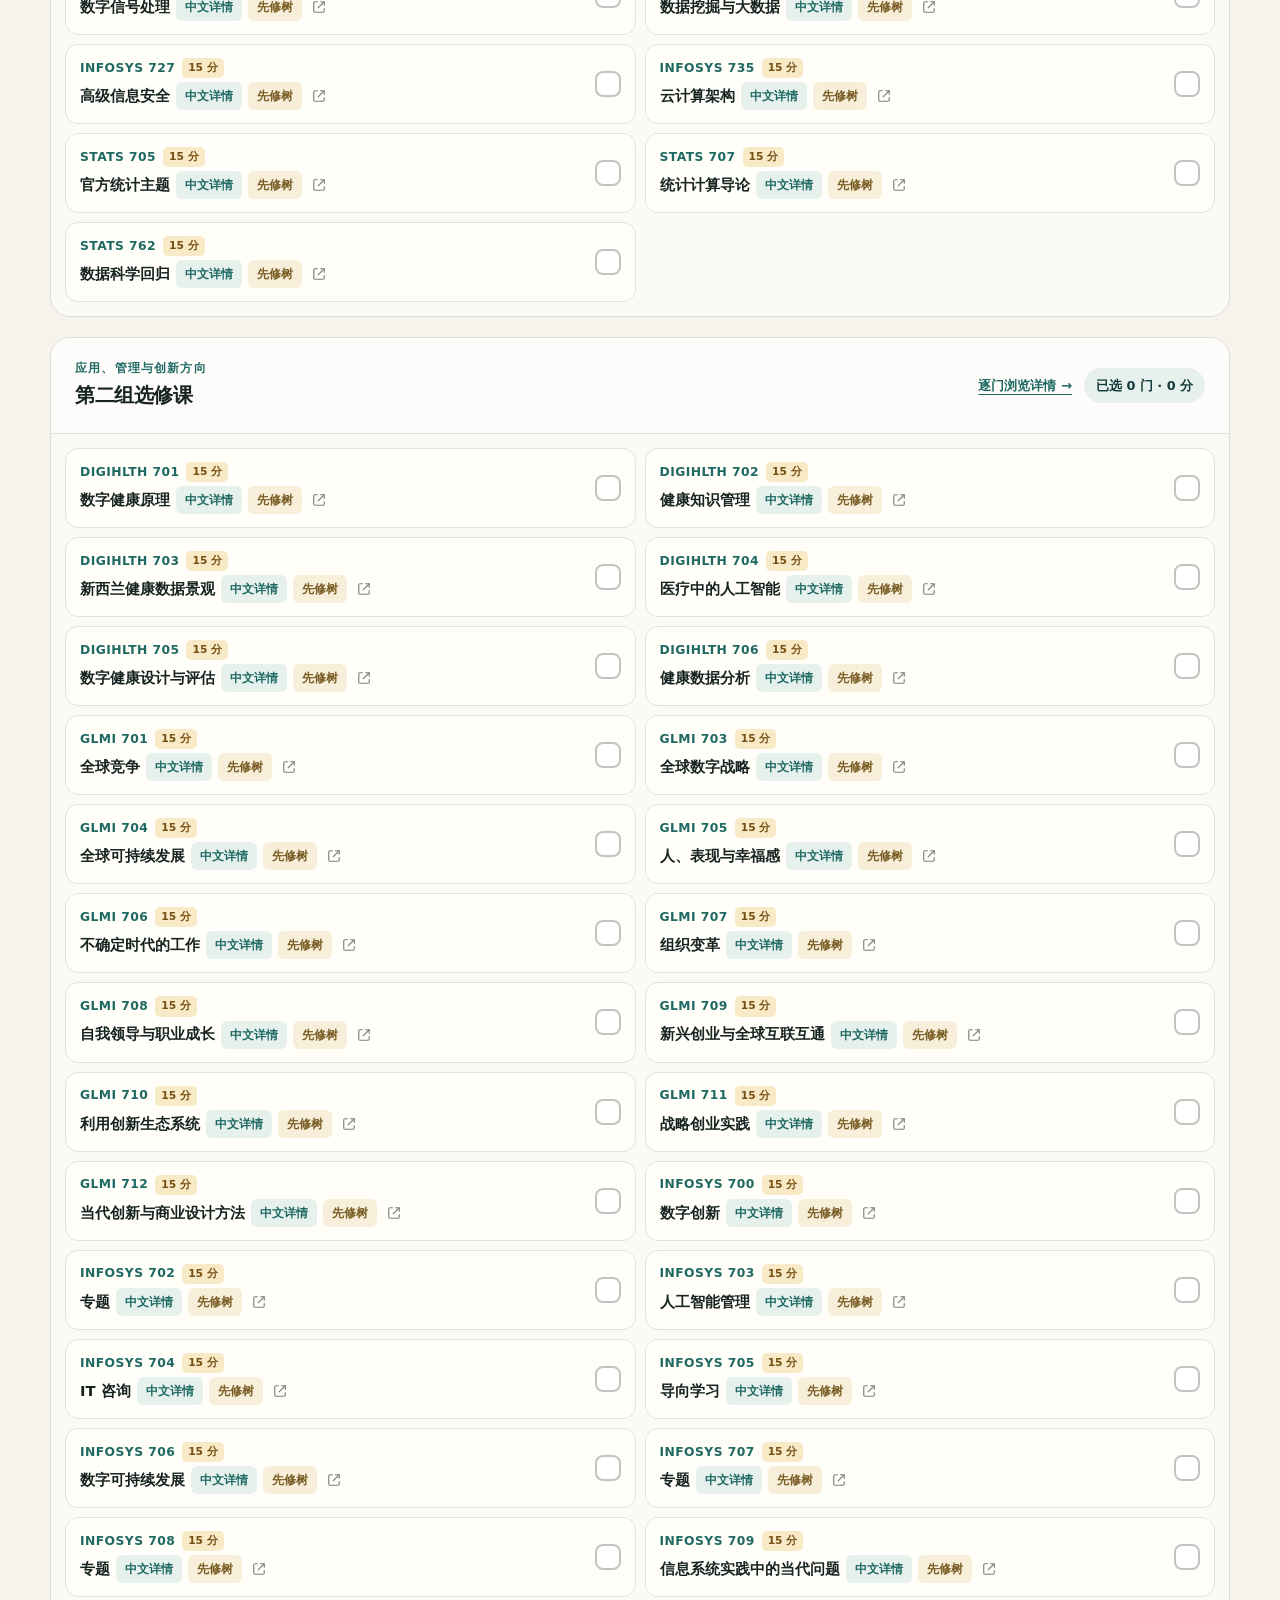
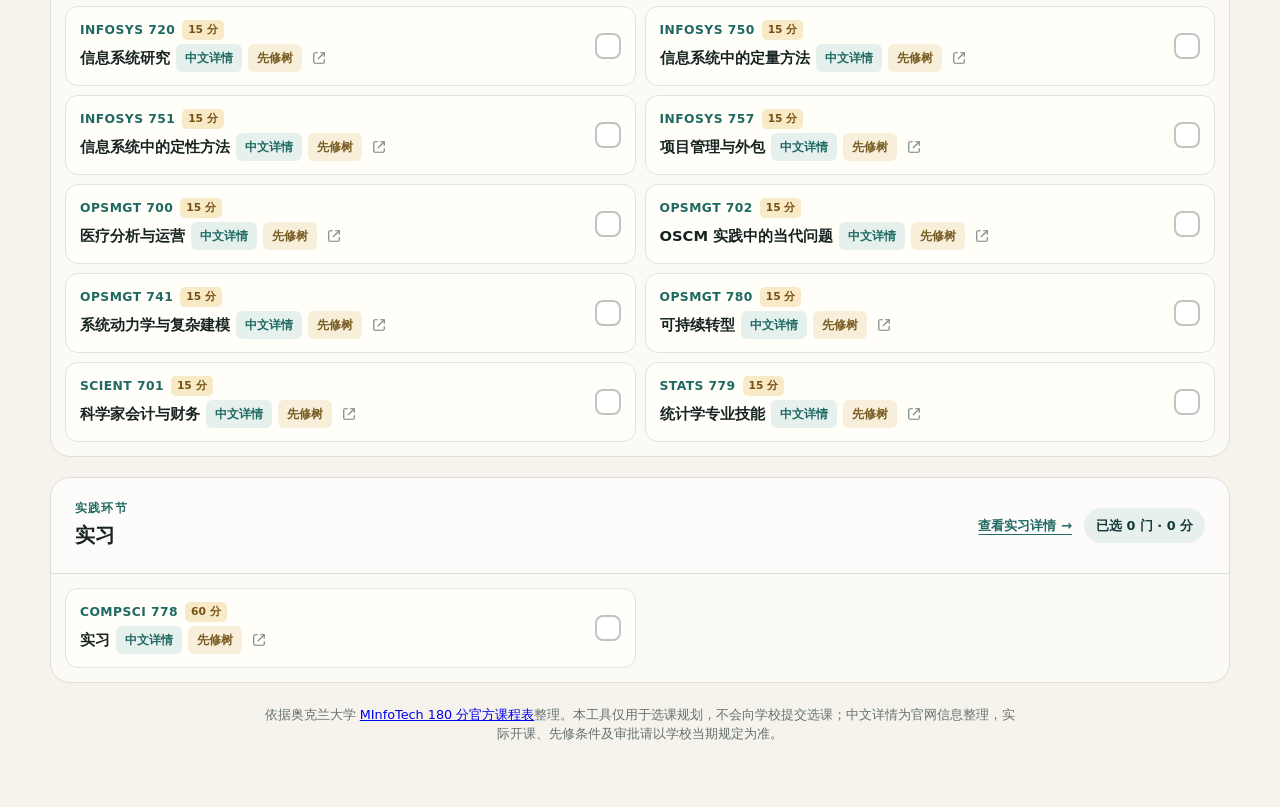
<file: minfotech-course-planner.html>
<!doctype html>
<html lang="zh-CN">
<head>
  <meta charset="utf-8">
  <link rel="icon" href="data:,">
  <meta name="viewport" content="width=device-width, initial-scale=1">
  <meta name="theme-color" content="#123b3a">
  <title>MInfoTech 180 分选课规划器</title>
  <style>
    :root {
      --ink: #172321;
      --muted: #66716f;
      --paper: #f5f3ec;
      --card: #fffef9;
      --line: #dcded7;
      --brand: #123b3a;
      --brand-2: #1f6962;
      --accent: #e5a73d;
      --success: #147a58;
      --success-bg: #e7f5ee;
      --pending: #99610b;
      --pending-bg: #fff1d5;
      --shadow: 0 18px 50px rgba(23, 35, 33, .08);
    }

    * { box-sizing: border-box; }
    [hidden] { display: none !important; }

    html { scroll-behavior: smooth; }

    body {
      margin: 0;
      color: var(--ink);
      background:
        radial-gradient(circle at 88% 5%, rgba(229, 167, 61, .16), transparent 22rem),
        radial-gradient(circle at 5% 18%, rgba(31, 105, 98, .10), transparent 28rem),
        var(--paper);
      font-family: Inter, "PingFang SC", "Microsoft YaHei", system-ui, -apple-system, sans-serif;
      line-height: 1.5;
    }

    button, input { font: inherit; }

    button:focus-visible, input:focus-visible, a:focus-visible {
      outline: 3px solid rgba(31, 105, 98, .28);
      outline-offset: 2px;
    }

    .hero {
      color: #fff;
      background: var(--brand);
      position: relative;
      overflow: hidden;
    }

    .hero::after {
      content: "";
      position: absolute;
      width: 23rem;
      height: 23rem;
      right: -7rem;
      top: -11rem;
      border: 1px solid rgba(255, 255, 255, .15);
      border-radius: 50%;
      box-shadow: 0 0 0 4rem rgba(255,255,255,.025), 0 0 0 8rem rgba(255,255,255,.02);
    }

    .hero-inner, .app {
      width: min(1180px, calc(100% - 40px));
      margin: 0 auto;
    }

    .hero-inner {
      position: relative;
      z-index: 1;
      padding: 48px 0 42px;
    }

    .eyebrow {
      display: inline-flex;
      align-items: center;
      gap: 9px;
      margin: 0 0 13px;
      color: #bfe1da;
      font-size: .78rem;
      font-weight: 760;
      letter-spacing: .13em;
      text-transform: uppercase;
    }

    .eyebrow::before {
      content: "";
      width: 24px;
      height: 2px;
      border-radius: 99px;
      background: var(--accent);
    }

    h1 {
      margin: 0;
      max-width: 760px;
      font-size: clamp(2rem, 4vw, 3.7rem);
      line-height: 1.06;
      letter-spacing: -.045em;
      font-weight: 820;
    }

    .hero-copy {
      margin: 18px 0 0;
      max-width: 720px;
      color: #d7e4e1;
      font-size: 1rem;
    }

    .app { padding: 32px 0 64px; }
    .module-tabs { display: flex; gap: 8px; padding: 6px; margin: 0 0 26px; border: 1px solid var(--line); border-radius: 13px; background: #fffef9; }
    .module-tab { border: 0; border-radius: 8px; padding: 13px 20px; background: transparent; color: #66716f; font-weight: 730; cursor: pointer; font-size: .94rem; }
    .module-tab[aria-selected="true"] { color: #fff; background: var(--brand); }
    .module-tab:hover:not([aria-selected="true"]) { color: var(--brand); background: #eaf3ed; }
    .app.overview-active { width: min(1680px, calc(100% - 40px)); }
    .overview-heading { display: flex; justify-content: space-between; gap: 18px; align-items: center; margin: 0 0 18px; }
    .overview-heading h2 { margin: 0 0 8px; font-size: clamp(1.5rem, 3vw, 2rem); color: var(--brand); }
    .overview-heading p { margin: 0; color: var(--muted); font-size: .87rem; line-height: 1.7; }
    .overview-standalone { flex: none; color: var(--brand-2); font-size: .85rem; font-weight: 700; text-underline-offset: 4px; }
    #overview-frame { display: block; width: 100%; height: max(720px, 88dvh); border: 1px solid var(--line); border-radius: 14px; background: #f5f7f1; }
    .overview-note { font-size: .78rem; color: var(--muted); line-height: 1.7; margin: 12px 0 0; }

    .prereq-module {
      display: flex; align-items: center; justify-content: space-between; gap: 22px;
      padding: 22px 24px; margin: 18px 0; border: 1px solid #c9dcd4;
      border-radius: 16px; background: #eaf3ed;
    }
    .prereq-module h2 { margin: 3px 0 8px; font-size: 1.22rem; color: var(--brand); }
    .prereq-module p { margin: 0; max-width: 760px; color: #51665e; font-size: .87rem; line-height: 1.7; }
    .prereq-module .prereq-kicker { color: var(--brand-2); font-size: .7rem; font-weight: 750; letter-spacing: .1em; }
    .prereq-open { flex: none; display: inline-block; padding: 12px 18px; border-radius: 9px; color: #fff; background: var(--brand-2); font-size: .87rem; font-weight: 700; text-decoration: none; }
    .prereq-open:hover { background: var(--brand); }
    .prereq-actions { flex: none; display: flex; flex-direction: column; gap: 9px; align-items: center; }
    .overview-open { color: #fff; background: var(--brand-2); border-radius: 9px; padding: 12px 18px; font-size: .87rem; font-weight: 700; text-decoration: none; }
    .overview-open:hover { background: var(--brand); }
    .prereq-actions .prereq-open { background: transparent; color: var(--brand-2); font-size: .78rem; padding: 3px 8px; text-decoration: underline; text-underline-offset: 3px; }

    .dashboard {
      display: grid;
      grid-template-columns: 1.3fr repeat(3, 1fr);
      gap: 12px;
      margin-top: -2px;
    }

    .stat {
      min-height: 132px;
      padding: 20px;
      background: rgba(255, 254, 249, .94);
      border: 1px solid rgba(220, 222, 215, .9);
      border-radius: 18px;
      box-shadow: var(--shadow);
      transition: border-color .2s, transform .2s;
    }

    .stat.total {
      color: white;
      background: var(--brand-2);
      border-color: transparent;
    }

    .stat.complete:not(.total) { border-color: #8bc9b2; }

    .stat-label {
      display: flex;
      justify-content: space-between;
      gap: 10px;
      color: var(--muted);
      font-size: .82rem;
      font-weight: 680;
    }

    .total .stat-label { color: #d1e9e4; }

    .stat-value {
      display: flex;
      align-items: baseline;
      gap: 5px;
      margin: 8px 0 12px;
      font-variant-numeric: tabular-nums;
    }

    .stat-value strong {
      font-size: 2rem;
      line-height: 1;
      letter-spacing: -.03em;
    }

    .stat-value span { color: var(--muted); font-size: .82rem; }
    .total .stat-value span { color: #d1e9e4; }

    .progress {
      height: 6px;
      background: #e7e8e2;
      border-radius: 99px;
      overflow: hidden;
    }

    .total .progress { background: rgba(255,255,255,.16); }

    .progress > i {
      display: block;
      height: 100%;
      width: 0;
      background: var(--accent);
      border-radius: inherit;
      transition: width .28s ease;
    }

    .stat.complete .progress > i { background: #44c296; }

    .status-line {
      margin-top: 10px;
      display: flex;
      align-items: center;
      gap: 6px;
      font-size: .77rem;
      font-weight: 720;
      color: var(--pending);
    }

    .stat.complete .status-line { color: var(--success); }
    .stat.total .status-line { color: #fff; }

    .status-dot {
      width: 7px;
      height: 7px;
      background: currentColor;
      border-radius: 50%;
    }

    .toolbar {
      margin: 24px 0 18px;
      padding: 12px;
      display: flex;
      align-items: center;
      gap: 10px;
      position: sticky;
      top: 10px;
      z-index: 20;
      background: rgba(255, 254, 249, .9);
      border: 1px solid var(--line);
      border-radius: 16px;
      box-shadow: 0 10px 32px rgba(23, 35, 33, .09);
      backdrop-filter: blur(14px);
    }

    .search-wrap {
      flex: 1;
      position: relative;
    }

    .search-icon {
      position: absolute;
      left: 14px;
      top: 50%;
      transform: translateY(-50%);
      width: 18px;
      height: 18px;
      color: #798380;
      pointer-events: none;
    }

    #search {
      width: 100%;
      height: 44px;
      padding: 0 40px 0 42px;
      color: var(--ink);
      background: #f3f4ef;
      border: 1px solid transparent;
      border-radius: 11px;
    }

    #search:focus { background: #fff; border-color: #8bb9b3; outline: none; }

    .clear-search {
      position: absolute;
      right: 8px;
      top: 50%;
      transform: translateY(-50%);
      width: 29px;
      height: 29px;
      border: 0;
      border-radius: 50%;
      color: var(--muted);
      background: transparent;
      cursor: pointer;
    }

    .clear-search:hover { background: #e4e7e0; }
    .clear-search[hidden] { display: none; }

    .filter-toggle {
      height: 44px;
      padding: 0 15px;
      display: inline-flex;
      align-items: center;
      gap: 8px;
      color: var(--ink);
      background: #fff;
      border: 1px solid var(--line);
      border-radius: 11px;
      font-weight: 680;
      font-size: .86rem;
      cursor: pointer;
      white-space: nowrap;
    }

    .filter-toggle.active {
      color: #fff;
      background: var(--brand-2);
      border-color: var(--brand-2);
    }

    .reset-btn {
      height: 44px;
      padding: 0 15px;
      color: #9b352d;
      background: #fff5f2;
      border: 1px solid #efd2cb;
      border-radius: 11px;
      font-weight: 690;
      font-size: .86rem;
      cursor: pointer;
      white-space: nowrap;
    }

    .reset-btn:hover { background: #fde9e4; }

    .results-meta {
      margin: 0 2px 22px;
      color: var(--muted);
      font-size: .86rem;
    }

    .course-section {
      margin-top: 20px;
      overflow: hidden;
      background: rgba(255, 254, 249, .7);
      border: 1px solid var(--line);
      border-radius: 20px;
    }

    .section-head {
      padding: 22px 24px;
      display: flex;
      justify-content: space-between;
      align-items: center;
      gap: 18px;
      border-bottom: 1px solid var(--line);
      background: rgba(255,255,255,.52);
    }

    .section-title-wrap { min-width: 0; }

    .section-kicker {
      margin: 0 0 3px;
      color: var(--brand-2);
      font-size: .74rem;
      font-weight: 780;
      letter-spacing: .1em;
      text-transform: uppercase;
    }

    .section-head h2 {
      margin: 0;
      font-size: 1.24rem;
      letter-spacing: -.02em;
    }

    .section-summary {
      flex: none;
      padding: 8px 12px;
      color: var(--brand);
      background: #e8f0ed;
      border-radius: 99px;
      font-size: .8rem;
      font-weight: 760;
      font-variant-numeric: tabular-nums;
    }

    .section-actions { display: flex; flex-wrap: wrap; align-items: center; justify-content: flex-end; gap: 8px; }
    .browse-details { color: var(--brand-2); font-size: .82rem; font-weight: 700; padding: 8px 4px; text-underline-offset: 4px; }

    .course-grid {
      padding: 14px;
      display: grid;
      grid-template-columns: repeat(2, minmax(0, 1fr));
      gap: 9px;
    }

    .course {
      min-height: 76px;
      padding: 13px 14px;
      display: flex;
      align-items: center;
      gap: 13px;
      position: relative;
      background: var(--card);
      border: 1px solid #e2e3dd;
      border-radius: 13px;
      cursor: pointer;
      transition: transform .16s ease, border-color .16s ease, background .16s ease;
    }

    .course:hover {
      transform: translateY(-1px);
      border-color: #a8c2bd;
    }

    .course.selected {
      background: #f0f8f5;
      border-color: #72b8a0;
      box-shadow: inset 3px 0 0 var(--brand-2);
    }

    .course-main { flex: 1; min-width: 0; }

    .course-topline {
      margin-bottom: 4px;
      display: flex;
      align-items: center;
      flex-wrap: wrap;
      gap: 7px;
    }

    .course-code {
      color: var(--brand-2);
      font-size: .77rem;
      font-weight: 810;
      letter-spacing: .035em;
    }

    .course-points {
      padding: 2px 6px;
      color: #765013;
      background: #f8e9c7;
      border-radius: 5px;
      font-size: .67rem;
      font-weight: 760;
    }

    .course-title {
      display: flex;
      align-items: center;
      flex-wrap: wrap;
      gap: 6px;
      color: var(--ink);
      font-size: .92rem;
      font-weight: 650;
    }

    .course-detail-link, .course-prerequisite-link {
      flex: none;
      padding: 5px 9px;
      color: var(--brand-2);
      background: #e6f1ee;
      border-radius: 6px;
      font-size: .75rem;
      font-weight: 760;
      text-decoration: none;
    }

    .course-detail-link:hover { color: #fff; background: var(--brand-2); }
    .course-prerequisite-link { color: #7a5d25; background: #f7efd9; }
    .course-prerequisite-link:hover { color: #fff; background: #7a5d25; }

    .course-link {
      flex: none;
      display: inline-grid;
      place-items: center;
      width: 22px;
      height: 22px;
      color: #788380;
      border-radius: 6px;
    }

    .course-link:hover { color: var(--brand-2); background: #e3efec; }

    .check {
      flex: none;
      width: 26px;
      height: 26px;
      display: grid;
      place-items: center;
      color: transparent;
      background: #fff;
      border: 2px solid #bfc6c2;
      border-radius: 8px;
      transition: all .16s ease;
    }

    .course.selected .check {
      color: #fff;
      background: var(--brand-2);
      border-color: var(--brand-2);
      transform: scale(1.04);
    }

    .check svg { width: 17px; height: 17px; }

    .native-check {
      position: absolute;
      opacity: 0;
      pointer-events: none;
    }

    .empty-state {
      padding: 44px 20px;
      color: var(--muted);
      text-align: center;
    }

    .empty-state strong { display: block; margin-bottom: 5px; color: var(--ink); }

    .footnote {
      margin: 22px auto 0;
      max-width: 760px;
      color: var(--muted);
      font-size: .8rem;
      text-align: center;
    }

    .toast {
      position: fixed;
      left: 50%;
      bottom: 24px;
      z-index: 50;
      padding: 10px 15px;
      color: #fff;
      background: #1f2927;
      border-radius: 10px;
      box-shadow: 0 12px 35px rgba(0,0,0,.2);
      opacity: 0;
      transform: translate(-50%, 14px);
      pointer-events: none;
      transition: opacity .2s, transform .2s;
      font-size: .86rem;
    }

    .toast.show { opacity: 1; transform: translate(-50%, 0); }

    @media (max-width: 860px) {
      .dashboard { grid-template-columns: repeat(2, 1fr); }
      .dashboard .total { grid-column: span 2; }
      .course-grid { grid-template-columns: 1fr; }
    }

    @media (max-width: 580px) {
      .hero-inner, .app { width: min(100% - 24px, 1180px); }
      .hero-inner { padding: 36px 0 34px; }
      .app { padding-top: 20px; }
      .app.overview-active { width: calc(100% - 24px); }
      .module-tabs { margin-bottom: 20px; gap: 4px; }
      .module-tab { flex: 1; padding: 12px 7px; font-size: .81rem; }
      .overview-heading { flex-direction: column; align-items: flex-start; gap: 10px; }
      #overview-frame { height: max(760px, 92dvh); }
      .prereq-module { flex-direction: column; align-items: stretch; gap: 14px; padding: 18px; }
      .prereq-open { text-align: center; }
      .dashboard { gap: 8px; }
      .stat { min-height: 118px; padding: 16px; border-radius: 15px; }
      .stat-value strong { font-size: 1.65rem; }
      .toolbar { top: 6px; flex-wrap: wrap; }
      .search-wrap { flex-basis: 100%; }
      .filter-toggle, .reset-btn { flex: 1; justify-content: center; }
      .section-head { padding: 18px; align-items: flex-start; flex-wrap: wrap; }
      .section-actions { justify-content: flex-start; }
      .section-summary { padding: 6px 9px; }
      .course-grid { padding: 9px; }
      .course { padding: 12px; }
    }

    @media (prefers-reduced-motion: reduce) {
      *, *::before, *::after { scroll-behavior: auto !important; transition: none !important; }
    }
  </style>
</head>
<body>
  <header class="hero">
    <div class="hero-inner">
      <p class="eyebrow">University of Auckland · MInfoTech</p>
      <h1>180 分选课规划器</h1>
      <p class="hero-copy">两个独立模块：选课规划，实时核算学分；先修关系总览大树，在一张大图里浏览全部课程与准备基础。你的选择只保存在当前浏览器中。</p>
    </div>
  </header>

  <main class="app">
    <nav class="module-tabs" role="tablist" aria-label="功能模块">
      <button class="module-tab" id="planner-tab" type="button" role="tab" aria-selected="true" aria-controls="planner-panel" tabindex="0">选课规划</button>
      <button class="module-tab" id="overview-tab" type="button" role="tab" aria-selected="false" aria-controls="overview-panel" tabindex="-1">先修关系总览大树</button>
    </nav>
    <section id="overview-panel" role="tabpanel" aria-labelledby="overview-tab" hidden>
      <header class="overview-heading">
        <div><h2>先修关系总览大树</h2><p>一棵树集中展示两组选修课与实习。缩放、拖动或搜索定位课程，点击分支展开准备要求。</p></div>
        <a class="overview-standalone" href="prerequisite-overview.html" target="_blank" rel="noopener noreferrer">在独立大窗口中打开 ↗</a>
      </header>
      <iframe id="overview-frame" title="MInfoTech 全课程先修关系总览大树" data-src="prerequisite-overview.html?embed=1"></iframe>
      <p class="overview-note">归组连线只表示课程分类；先修与准备连线会单独标注“建议先学（非强制）”“课程要求”或“待确认”。浏览大树不会改变已选课程或学分。</p>
    </section>
    <section id="planner-panel" role="tabpanel" aria-labelledby="planner-tab">
    <section class="dashboard" aria-label="学分完成情况">
      <article class="stat total" id="stat-total">
        <div class="stat-label"><span>总学分</span><span id="total-count">0 门已选</span></div>
        <div class="stat-value"><strong id="total-points">0</strong><span>/ 180 分</span></div>
        <div class="progress"><i id="total-progress"></i></div>
        <div class="status-line"><i class="status-dot"></i><span id="total-status">还差 180 分</span></div>
      </article>
      <article class="stat" id="stat-group1">
        <div class="stat-label"><span>第一组选修课</span><span>至少 45 分</span></div>
        <div class="stat-value"><strong id="group1-points">0</strong><span>/ 45 分</span></div>
        <div class="progress"><i id="group1-progress"></i></div>
        <div class="status-line"><i class="status-dot"></i><span id="group1-status">还差 45 分</span></div>
      </article>
      <article class="stat" id="stat-group2">
        <div class="stat-label"><span>第二组选修课</span><span>至少 45 分</span></div>
        <div class="stat-value"><strong id="group2-points">0</strong><span>/ 45 分</span></div>
        <div class="progress"><i id="group2-progress"></i></div>
        <div class="status-line"><i class="status-dot"></i><span id="group2-status">还差 45 分</span></div>
      </article>
      <article class="stat" id="stat-internship">
        <div class="stat-label"><span>实习</span><span>必须完成</span></div>
        <div class="stat-value"><strong id="internship-points">0</strong><span>/ 60 分</span></div>
        <div class="progress"><i id="internship-progress"></i></div>
        <div class="status-line"><i class="status-dot"></i><span id="internship-status">尚未完成</span></div>
      </article>
    </section>

    <section class="prereq-module" id="prerequisite-module" aria-labelledby="prereq-module-title">
      <div>
        <p class="prereq-kicker">学习准备 · 关系可视化</p>
        <h2 id="prereq-module-title">先修关系总览大树</h2>
        <p>打开独立的大树模块，在一张图里查看全部 94 门课程与准备关系。非强制关系统一标注“建议先学”。</p>
      </div>
      <div class="prereq-actions"><a class="overview-open" href="#overview">进入总览大树 →</a><a class="prereq-open" href="prerequisite-tree.html">逐门查看先修说明</a></div>
    </section>

    <section class="toolbar" aria-label="课程筛选工具">
      <div class="search-wrap">
        <svg class="search-icon" viewBox="0 0 24 24" fill="none" stroke="currentColor" stroke-width="2" aria-hidden="true"><circle cx="11" cy="11" r="7"></circle><path d="m20 20-3.5-3.5"></path></svg>
        <input id="search" type="search" autocomplete="off" placeholder="搜索课程代码或中文名称…" aria-label="搜索课程">
        <button class="clear-search" id="clear-search" type="button" aria-label="清除搜索" hidden>×</button>
      </div>
      <button class="filter-toggle" id="selected-only" type="button" aria-pressed="false">
        <svg width="16" height="16" viewBox="0 0 24 24" fill="none" stroke="currentColor" stroke-width="2.2" aria-hidden="true"><path d="m5 12 4 4L19 6"></path></svg>
        只看已选
      </button>
      <button class="reset-btn" id="reset" type="button">一键清空</button>
    </section>

    <p class="results-meta" id="results-meta" aria-live="polite"></p>
    <div id="sections"></div>

    <p class="footnote">依据奥克兰大学 <a href="https://study.auckland.ac.nz/ords/r/uoa/catalogue/plan?p7_code=INFT-T3MInfoTech" target="_blank" rel="noopener noreferrer">MInfoTech 180 分官方课程表</a>整理。本工具仅用于选课规划，不会向学校提交选课；中文详情为官网信息整理，实际开课、先修条件及审批请以学校当期规定为准。</p>
    </section>
  </main>

  <div class="toast" id="toast" role="status" aria-live="polite"></div>

  <script>
    const courses = [
      { group: 'group1', code: 'COMPSCI 701', title: '创建可维护的软件' },
      { group: 'group1', code: 'COMPSCI 702', title: '智能设备安全' },
      { group: 'group1', code: 'COMPSCI 703', title: '人工智能泛化' },
      { group: 'group1', code: 'COMPSCI 704', title: '人机交互基础' },
      { group: 'group1', code: 'COMPSCI 705', title: '人机交互高级主题' },
      { group: 'group1', code: 'COMPSCI 706', title: '专题' },
      { group: 'group1', code: 'COMPSCI 707', title: '专题' },
      { group: 'group1', code: 'COMPSCI 710', title: '导向学习' },
      { group: 'group1', code: 'COMPSCI 711', title: '并行与分布式计算' },
      { group: 'group1', code: 'COMPSCI 715', title: '高级计算机图形学' },
      { group: 'group1', code: 'COMPSCI 720', title: '高级算法设计与分析' },
      { group: 'group1', code: 'COMPSCI 721', title: '随机算法与概率方法' },
      { group: 'group1', code: 'COMPSCI 725', title: '可用安全与隐私工程' },
      { group: 'group1', code: 'COMPSCI 726', title: '网络防御与对策' },
      { group: 'group1', code: 'COMPSCI 727', title: '密码管理' },
      { group: 'group1', code: 'COMPSCI 732', title: '软件工具与技术' },
      { group: 'group1', code: 'COMPSCI 734', title: '网页、移动与企业计算' },
      { group: 'group1', code: 'COMPSCI 742', title: '高级互联网：全球数据通信' },
      { group: 'group1', code: 'COMPSCI 747', title: '计算教育' },
      { group: 'group1', code: 'COMPSCI 750', title: '计算复杂性' },
      { group: 'group1', code: 'COMPSCI 751', title: '数据库系统高级主题' },
      { group: 'group1', code: 'COMPSCI 752', title: '大数据管理' },
      { group: 'group1', code: 'COMPSCI 753', title: '海量数据算法' },
      { group: 'group1', code: 'COMPSCI 760', title: '机器学习高级主题' },
      { group: 'group1', code: 'COMPSCI 761', title: '人工智能高级主题' },
      { group: 'group1', code: 'COMPSCI 762', title: '机器学习基础' },
      { group: 'group1', code: 'COMPSCI 765', title: '建模思维' },
      { group: 'group1', code: 'COMPSCI 767', title: '智能软件代理' },
      { group: 'group1', code: 'COMPSCI 771', title: '计算机图形学与图像处理高级主题' },
      { group: 'group1', code: 'COMPSCI 773', title: '智能视觉系统' },
      { group: 'group1', code: 'COMPSYS 701', title: '高级数字系统设计' },
      { group: 'group1', code: 'COMPSYS 704', title: '高级嵌入式系统' },
      { group: 'group1', code: 'COMPSYS 705', title: '安全关键软件的形式方法' },
      { group: 'group1', code: 'COMPSYS 708', title: '专题' },
      { group: 'group1', code: 'COMPSYS 710', title: '计算机系统工程研究 1' },
      { group: 'group1', code: 'COMPSYS 711', title: '计算机系统工程研究 2' },
      { group: 'group1', code: 'COMPSYS 713', title: '计算机系统工程研究 4' },
      { group: 'group1', code: 'COMPSYS 714', title: '计算机系统工程研究 5' },
      { group: 'group1', code: 'COMPSYS 715', title: '计算机系统工程研究 6' },
      { group: 'group1', code: 'COMPSYS 721', title: '机器学习与深度学习' },
      { group: 'group1', code: 'COMPSYS 722', title: '专题' },
      { group: 'group1', code: 'COMPSYS 723', title: '嵌入式系统设计' },
      { group: 'group1', code: 'COMPSYS 725', title: '分布式网络物理系统设计' },
      { group: 'group1', code: 'COMPSYS 726', title: '机器人与智能系统' },
      { group: 'group1', code: 'COMPSYS 727', title: '基于模型的嵌入式系统设计' },
      { group: 'group1', code: 'COMPSYS 728', title: '专题' },
      { group: 'group1', code: 'COMPSYS 729', title: '专题' },
      { group: 'group1', code: 'ELECTENG 722', title: '现代控制系统' },
      { group: 'group1', code: 'ELECTENG 726', title: '数字通信' },
      { group: 'group1', code: 'ELECTENG 732', title: '通信系统' },
      { group: 'group1', code: 'ELECTENG 733', title: '数字信号处理' },
      { group: 'group1', code: 'INFOSYS 722', title: '数据挖掘与大数据' },
      { group: 'group1', code: 'INFOSYS 727', title: '高级信息安全' },
      { group: 'group1', code: 'INFOSYS 735', title: '云计算架构' },
      { group: 'group1', code: 'STATS 705', title: '官方统计主题' },
      { group: 'group1', code: 'STATS 707', title: '统计计算导论' },
      { group: 'group1', code: 'STATS 762', title: '数据科学回归' },

      { group: 'group2', code: 'DIGIHLTH 701', title: '数字健康原理' },
      { group: 'group2', code: 'DIGIHLTH 702', title: '健康知识管理' },
      { group: 'group2', code: 'DIGIHLTH 703', title: '新西兰健康数据景观' },
      { group: 'group2', code: 'DIGIHLTH 704', title: '医疗中的人工智能' },
      { group: 'group2', code: 'DIGIHLTH 705', title: '数字健康设计与评估' },
      { group: 'group2', code: 'DIGIHLTH 706', title: '健康数据分析' },
      { group: 'group2', code: 'GLMI 701', title: '全球竞争' },
      { group: 'group2', code: 'GLMI 703', title: '全球数字战略' },
      { group: 'group2', code: 'GLMI 704', title: '全球可持续发展' },
      { group: 'group2', code: 'GLMI 705', title: '人、表现与幸福感' },
      { group: 'group2', code: 'GLMI 706', title: '不确定时代的工作' },
      { group: 'group2', code: 'GLMI 707', title: '组织变革' },
      { group: 'group2', code: 'GLMI 708', title: '自我领导与职业成长' },
      { group: 'group2', code: 'GLMI 709', title: '新兴创业与全球互联互通' },
      { group: 'group2', code: 'GLMI 710', title: '利用创新生态系统' },
      { group: 'group2', code: 'GLMI 711', title: '战略创业实践' },
      { group: 'group2', code: 'GLMI 712', title: '当代创新与商业设计方法' },
      { group: 'group2', code: 'INFOSYS 700', title: '数字创新' },
      { group: 'group2', code: 'INFOSYS 702', title: '专题' },
      { group: 'group2', code: 'INFOSYS 703', title: '人工智能管理' },
      { group: 'group2', code: 'INFOSYS 704', title: 'IT 咨询' },
      { group: 'group2', code: 'INFOSYS 705', title: '导向学习' },
      { group: 'group2', code: 'INFOSYS 706', title: '数字可持续发展' },
      { group: 'group2', code: 'INFOSYS 707', title: '专题' },
      { group: 'group2', code: 'INFOSYS 708', title: '专题' },
      { group: 'group2', code: 'INFOSYS 709', title: '信息系统实践中的当代问题' },
      { group: 'group2', code: 'INFOSYS 720', title: '信息系统研究' },
      { group: 'group2', code: 'INFOSYS 750', title: '信息系统中的定量方法' },
      { group: 'group2', code: 'INFOSYS 751', title: '信息系统中的定性方法' },
      { group: 'group2', code: 'INFOSYS 757', title: '项目管理与外包' },
      { group: 'group2', code: 'OPSMGT 700', title: '医疗分析与运营' },
      { group: 'group2', code: 'OPSMGT 702', title: 'OSCM 实践中的当代问题' },
      { group: 'group2', code: 'OPSMGT 741', title: '系统动力学与复杂建模' },
      { group: 'group2', code: 'OPSMGT 780', title: '可持续转型' },
      { group: 'group2', code: 'SCIENT 701', title: '科学家会计与财务' },
      { group: 'group2', code: 'STATS 779', title: '统计学专业技能' },

      { group: 'internship', code: 'COMPSCI 778', title: '实习', points: 60 }
    ].map(course => ({ ...course, points: course.points || 15, id: course.code.replace(' ', '-') }));

    const groupInfo = {
      group1: { title: '第一组选修课', kicker: '技术与计算方向', requirement: '至少完成 45 分' },
      group2: { title: '第二组选修课', kicker: '应用、管理与创新方向', requirement: '至少完成 45 分' },
      internship: { title: '实习', kicker: '实践环节', requirement: '完成全部 60 分' }
    };

    const storageKey = 'uoa-minfotech-180-selection-v1';
    const validIds = new Set(courses.map(c => c.id));
    let selected = loadSelection();
    let selectedOnly = false;
    let toastTimer;

    const sectionsEl = document.getElementById('sections');
    const searchEl = document.getElementById('search');
    const selectedOnlyBtn = document.getElementById('selected-only');
    const clearSearchBtn = document.getElementById('clear-search');

    function loadSelection() {
      try {
        const saved = JSON.parse(localStorage.getItem(storageKey) || '[]');
        return new Set(Array.isArray(saved) ? saved.filter(id => validIds.has(id)) : []);
      } catch {
        return new Set();
      }
    }

    function saveSelection() {
      try {
        localStorage.setItem(storageKey, JSON.stringify([...selected]));
      } catch {
        showToast('浏览器无法保存，当前选择仅在本页有效');
      }
    }

    function courseUrl(code) {
      return `https://study.auckland.ac.nz/ords/r/uoa/catalogue/course?p6_code=${encodeURIComponent(code)}`;
    }

    function escapeHtml(value) {
      return value.replace(/[&<>'"]/g, char => ({ '&': '&amp;', '<': '&lt;', '>': '&gt;', "'": '&#39;', '"': '&quot;' }[char]));
    }

    function courseCard(course) {
      const checked = selected.has(course.id);
      return `
        <label class="course${checked ? ' selected' : ''}" data-id="${course.id}">
          <span class="course-main">
            <span class="course-topline">
              <span class="course-code">${escapeHtml(course.code)}</span>
              <span class="course-points">${course.points} 分</span>
            </span>
            <span class="course-title">
              <span>${escapeHtml(course.title)}</span>
              <a class="course-detail-link" href="course-detail.html?code=${encodeURIComponent(course.code)}" aria-label="查看 ${escapeHtml(course.code)} 中文课程详情">中文详情</a>
              <a class="course-prerequisite-link" href="prerequisite-tree.html?code=${encodeURIComponent(course.code)}" aria-label="查看 ${escapeHtml(course.code)} 先修关系树">先修树</a>
              <a class="course-link" href="${courseUrl(course.code)}" target="_blank" rel="noopener noreferrer" title="查看学校课程页面" aria-label="查看 ${escapeHtml(course.code)} 学校课程页面">
                <svg width="14" height="14" viewBox="0 0 24 24" fill="none" stroke="currentColor" stroke-width="2" aria-hidden="true"><path d="M14 3h7v7"></path><path d="M10 14 21 3"></path><path d="M21 14v5a2 2 0 0 1-2 2H5a2 2 0 0 1-2-2V5a2 2 0 0 1 2-2h5"></path></svg>
              </a>
            </span>
          </span>
          <input class="native-check" type="checkbox" value="${course.id}" ${checked ? 'checked' : ''} aria-label="选择 ${escapeHtml(course.code)} ${escapeHtml(course.title)}">
          <span class="check" aria-hidden="true"><svg viewBox="0 0 24 24" fill="none" stroke="currentColor" stroke-width="3"><path d="m5 12 4 4L19 6"></path></svg></span>
        </label>`;
    }

    function renderCourses() {
      const query = searchEl.value.trim().toLocaleLowerCase('zh-CN');
      const visible = courses.filter(course => {
        const matchesSearch = !query || `${course.code} ${course.title}`.toLocaleLowerCase('zh-CN').includes(query);
        return matchesSearch && (!selectedOnly || selected.has(course.id));
      });

      sectionsEl.innerHTML = Object.keys(groupInfo).map(group => {
        const info = groupInfo[group];
        const groupCourses = visible.filter(course => course.group === group);
        const allInGroup = courses.filter(course => course.group === group).length;
        const selectedInGroup = courses.filter(course => course.group === group && selected.has(course.id));
        const groupPoints = selectedInGroup.reduce((sum, course) => sum + course.points, 0);
        if (!groupCourses.length) return '';
        return `
          <section class="course-section" id="section-${group}">
            <header class="section-head">
              <div class="section-title-wrap">
                <p class="section-kicker">${info.kicker}</p>
                <h2>${info.title}</h2>
              </div>
              <div class="section-actions">
                <a class="browse-details" href="course-detail.html?code=${encodeURIComponent(groupCourses[0].code)}">${group === 'internship' ? '查看实习详情' : '逐门浏览详情'} →</a>
                <span class="section-summary">已选 ${selectedInGroup.length} 门 · ${groupPoints} 分</span>
              </div>
            </header>
            <div class="course-grid">${groupCourses.map(courseCard).join('')}</div>
          </section>`;
      }).join('');

      if (!visible.length) {
        sectionsEl.innerHTML = `<div class="empty-state"><strong>没有找到符合条件的课程</strong><span>试试其他关键词，或关闭“只看已选”。</span></div>`;
      }

      const filterLabel = selectedOnly ? '已选课程中' : '全部课程中';
      document.getElementById('results-meta').textContent = `${filterLabel}显示 ${visible.length} 门 · 课程库共 ${courses.length} 门`;
      clearSearchBtn.hidden = !searchEl.value;
    }

    function groupPoints(group) {
      return courses
        .filter(course => course.group === group && selected.has(course.id))
        .reduce((sum, course) => sum + course.points, 0);
    }

    function updateStat(name, points, required, completeText) {
      const card = document.getElementById(`stat-${name}`);
      const complete = points >= required;
      card.classList.toggle('complete', complete);
      document.getElementById(`${name}-points`).textContent = points;
      document.getElementById(`${name}-progress`).style.width = `${Math.min(100, points / required * 100)}%`;
      document.getElementById(`${name}-status`).textContent = complete ? completeText : `还差 ${required - points} 分`;
    }

    function updateDashboard() {
      const g1 = groupPoints('group1');
      const g2 = groupPoints('group2');
      const internship = groupPoints('internship');
      const total = g1 + g2 + internship;
      const totalComplete = total >= 180;

      updateStat('group1', g1, 45, '已满足第一组要求');
      updateStat('group2', g2, 45, '已满足第二组要求');
      updateStat('internship', internship, 60, '已完成实习要求');

      const totalCard = document.getElementById('stat-total');
      totalCard.classList.toggle('complete', totalComplete);
      document.getElementById('total-points').textContent = total;
      document.getElementById('total-count').textContent = `${selected.size} 门已选`;
      document.getElementById('total-progress').style.width = `${Math.min(100, total / 180 * 100)}%`;
      document.getElementById('total-status').textContent = totalComplete
        ? (total === 180 ? '已达到 180 分毕业总分' : `已达到要求，超出 ${total - 180} 分`)
        : `还差 ${180 - total} 分`;
    }

    function render() {
      renderCourses();
      updateDashboard();
    }

    function showToast(message) {
      const toast = document.getElementById('toast');
      toast.textContent = message;
      toast.classList.add('show');
      clearTimeout(toastTimer);
      toastTimer = setTimeout(() => toast.classList.remove('show'), 1800);
    }

    sectionsEl.addEventListener('change', event => {
      if (!event.target.matches('.native-check')) return;
      const id = event.target.value;
      event.target.checked ? selected.add(id) : selected.delete(id);
      saveSelection();
      render();
    });

    sectionsEl.addEventListener('click', event => {
      if (event.target.closest('.course-link, .course-detail-link, .course-prerequisite-link')) event.stopPropagation();
    });

    searchEl.addEventListener('input', renderCourses);

    clearSearchBtn.addEventListener('click', () => {
      searchEl.value = '';
      searchEl.focus();
      renderCourses();
    });

    selectedOnlyBtn.addEventListener('click', () => {
      selectedOnly = !selectedOnly;
      selectedOnlyBtn.classList.toggle('active', selectedOnly);
      selectedOnlyBtn.setAttribute('aria-pressed', String(selectedOnly));
      renderCourses();
    });

    document.getElementById('reset').addEventListener('click', () => {
      if (!selected.size) {
        showToast('当前没有已选课程');
        return;
      }
      selected.clear();
      saveSelection();
      render();
      showToast('已清空全部选择');
    });

    window.addEventListener('pageshow', event => {
      if (event.persisted) { selected = loadSelection(); render(); }
    });
    window.addEventListener('storage', event => {
      if (event.key === storageKey || event.key === null) { selected = loadSelection(); render(); }
    });
    const moduleTabs = [document.getElementById('planner-tab'), document.getElementById('overview-tab')];
    function showModule(module, updateAddress = false) {
      const overview = module === 'overview';
      document.getElementById('planner-panel').hidden = overview;
      document.getElementById('overview-panel').hidden = !overview;
      document.querySelector('main.app').classList.toggle('overview-active', overview);
      moduleTabs.forEach((tab, index) => {
        const active = overview ? index === 1 : index === 0;
        tab.setAttribute('aria-selected', String(active));
        tab.tabIndex = active ? 0 : -1;
      });
      if (overview) {
        const frame = document.getElementById('overview-frame');
        if (!frame.hasAttribute('src')) frame.src = frame.dataset.src;
      }
      if (updateAddress) {
        const url = new URL(location.href);
        url.hash = overview ? 'overview' : 'planner';
        try { history.replaceState(null, '', url); } catch { location.hash = url.hash; }
      }
    }
    moduleTabs.forEach((tab, index) => {
      tab.addEventListener('click', () => showModule(index === 1 ? 'overview' : 'planner', true));
      tab.addEventListener('keydown', event => {
        let next;
        if (event.key === 'ArrowRight' || event.key === 'ArrowLeft') next = 1 - index;
        else if (event.key === 'Home') next = 0;
        else if (event.key === 'End') next = 1;
        if (next === undefined) return;
        event.preventDefault();
        moduleTabs[next].focus();
        showModule(next === 1 ? 'overview' : 'planner', true);
      });
    });
    document.querySelector('.overview-open').addEventListener('click', event => {
      event.preventDefault();
      showModule('overview', true);
      moduleTabs[1].focus();
      moduleTabs[1].scrollIntoView({ block: 'start' });
    });
    window.addEventListener('hashchange', () => showModule(location.hash === '#overview' ? 'overview' : 'planner'));
    showModule(location.hash === '#overview' ? 'overview' : 'planner');
    render();
  </script>
</body>
</html>
</file>
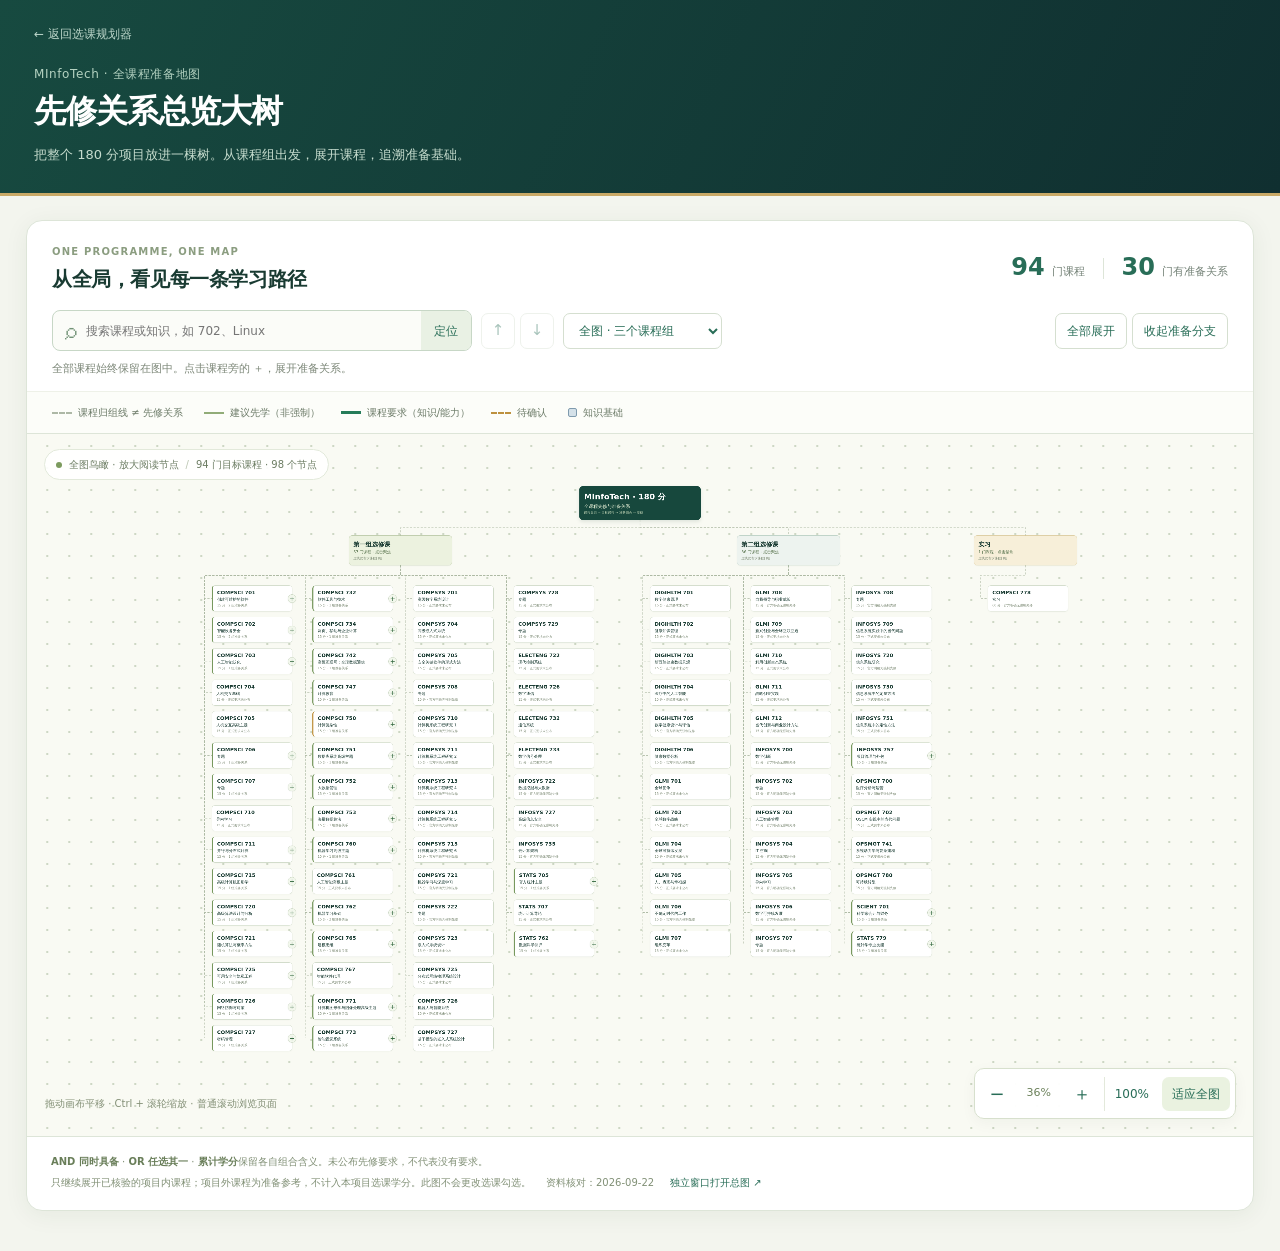
<file: prerequisite-overview.html>
<!doctype html>
<html lang="zh-CN">
<head>
  <meta charset="utf-8">
  <meta name="viewport" content="width=device-width, initial-scale=1">
  <meta name="theme-color" content="#123b3a">
  <link rel="icon" href="data:,">
  <link rel="stylesheet" href="prerequisite-overview.css">
  <title>先修关系总览大树 · MInfoTech 180 分</title>
</head>
<body>
  <header class="hero">
    <div class="hero-inner"><a class="back" href="minfotech-course-planner.html">← 返回选课规划器</a><p class="eyebrow">MInfoTech · 全课程准备地图</p><h1>先修关系总览大树</h1><p class="hero-description">把整个 180 分项目放进一棵树。从课程组出发，展开课程，追溯准备基础。</p></div>
  </header>
  <main class="overview-layout">
    <section class="map-shell" aria-label="全部课程的先修关系总图">
      <div class="map-heading"><div><p class="overline">ONE PROGRAMME, ONE MAP</p><h2>从全局，看见每一条学习路径</h2></div><div class="map-counts"><strong id="course-count">94</strong><span>门课程</span><i></i><strong id="related-count">30</strong><span>门有准备关系</span></div></div>
      <div class="map-tools">
        <form id="search-form" role="search"><label class="sr-only" for="overview-search">搜索课程或知识基础</label><span class="search-icon" aria-hidden="true">⌕</span><input id="overview-search" type="search" placeholder="搜索课程或知识，如 702、Linux" autocomplete="off"><button type="submit">定位</button></form>
        <div class="search-navigation"><button id="search-prev" type="button" aria-label="上一个搜索结果" disabled>↑</button><button id="search-next" type="button" aria-label="下一个搜索结果" disabled>↓</button></div>
        <label class="sr-only" for="group-focus">聚焦课程组</label><select id="group-focus"><option value="all">全图 · 三个课程组</option><option value="group1">第一组选修课 · 57 门</option><option value="group2">第二组选修课 · 36 门</option><option value="internship">实习 · 1 门</option></select>
        <div class="branch-tools"><button id="expand-all" type="button">全部展开</button><button id="collapse-all" type="button">收起准备分支</button></div>
      </div>
      <p id="search-status" class="search-status" role="status">全部课程始终保留在图中。点击课程旁的 ＋，展开准备关系。</p>
      <div class="legend" aria-label="关系图例"><span><i class="legend-line grouping"></i>课程归组线 ≠ 先修关系</span><span><i class="legend-line recommended"></i>建议先学（非强制）</span><span><i class="legend-line required"></i>课程要求（知识/能力）</span><span><i class="legend-line uncertain"></i>待确认</span><span><i class="legend-square"></i>知识基础</span></div>
      <div class="canvas-wrap">
        <div id="overview-viewport" role="region" aria-label="全课程关系树画布。拖动平移，Control加滚轮缩放，方向键平移，Home适应全图。" tabindex="0">
          <div id="overview-world"><svg id="overview-edges" aria-hidden="true"></svg><div id="overview-nodes"></div></div>
          <p id="map-load-error" class="map-load-error" hidden>课程资料暂未加载，请刷新页面后重试。</p>
        </div>
        <div class="canvas-caption"><span class="live-dot"></span><span id="view-caption">全图鸟瞰</span><span class="caption-divider">/</span><span id="visible-count">94 门目标课程</span></div>
        <div class="zoom-tools" aria-label="画布缩放"><button id="zoom-out" type="button" aria-label="缩小">−</button><output id="zoom-value" aria-live="off">100%</output><button id="zoom-in" type="button" aria-label="放大">＋</button><button id="zoom-reset" type="button">100%</button><button id="fit-all" type="button">适应全图</button></div>
        <div class="canvas-hint">拖动画布平移 · Ctrl + 滚轮缩放 · 普通滚动浏览页面</div>
      </div>
      <aside id="node-detail" class="node-detail" aria-label="节点说明" hidden><div class="detail-heading"><div><p id="detail-kicker" class="overline"></p><h3 id="detail-title"></h3></div><button id="detail-close" type="button" aria-label="关闭节点说明">×</button></div><div id="detail-body"></div><div class="detail-links"><a id="detail-course-link">课程详细介绍 →</a><a id="detail-tree-link">单课先修树 →</a><a id="detail-source-link" target="_blank" rel="noopener noreferrer">官方课程说明 ↗</a></div></aside>
      <div class="map-footer"><p><strong>AND 同时具备</strong> · <strong>OR 任选其一</strong> · <strong>累计学分</strong>保留各自组合含义。未公布先修要求，不代表没有要求。</p><p>只继续展开已核验的项目内课程；项目外课程为准备参考，不计入本项目选课学分。此图不会更改选课勾选。<span class="source-date">资料核对：<span id="updated-at"></span></span><a class="standalone-link" href="prerequisite-overview.html" target="_blank" rel="noopener">独立窗口打开总图 ↗</a></p></div>
    </section>
  </main>
  <noscript><p class="no-script">请启用 JavaScript，以查看包含全部课程的关系大树。</p></noscript>
  <script src="course-data.js"></script>
  <script src="prerequisite-data.js"></script>
  <script src="prerequisite-overview.js"></script>
</body>
</html>
</file>
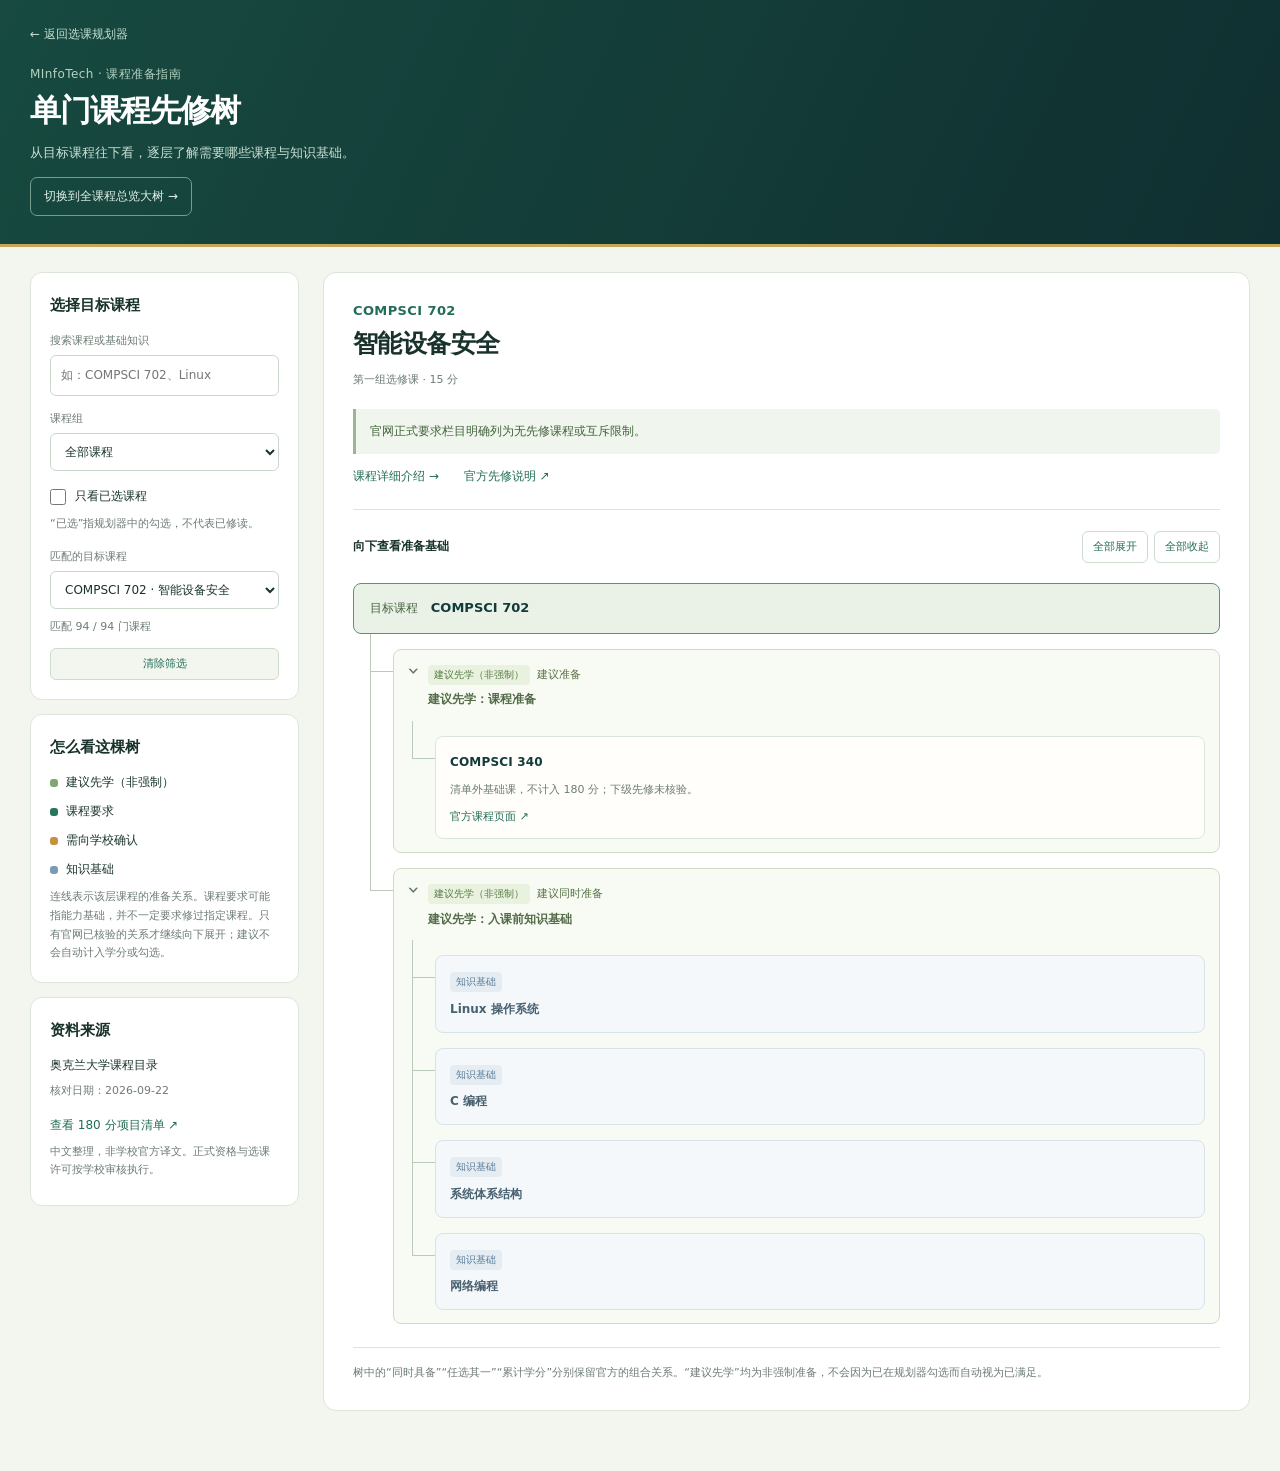
<file: prerequisite-tree.html>
<!doctype html>
<html lang="zh-CN">
<head>
  <meta charset="utf-8">
  <meta name="viewport" content="width=device-width, initial-scale=1">
  <meta name="theme-color" content="#123b3a">
  <link rel="icon" href="data:,">
  <link rel="stylesheet" href="prerequisite-tree.css">
  <title>先修与准备关系 · MInfoTech</title>
</head>
<body>
  <header class="hero"><div class="hero-inner"><a class="back" href="minfotech-course-planner.html">← 返回选课规划器</a><p class="eyebrow">MInfoTech · 课程准备指南</p><h1>单门课程先修树</h1><p class="hero-description">从目标课程往下看，逐层了解需要哪些课程与知识基础。</p><a class="overview-shortcut" href="minfotech-course-planner.html#overview">切换到全课程总览大树 →</a></div></header>
  <main class="layout">
    <aside class="sidebar" aria-label="选择目标课程">
      <section class="side-card filter-card">
        <h2>选择目标课程</h2>
        <label for="course-search">搜索课程或基础知识</label><input id="course-search" type="search" placeholder="如：COMPSCI 702、Linux" autocomplete="off">
        <label for="group-filter">课程组</label><select id="group-filter"><option value="all">全部课程</option><option value="group1">第一组选修课</option><option value="group2">第二组选修课</option><option value="internship">实习</option></select>
        <label class="checkbox-label" for="selected-only"><input id="selected-only" type="checkbox"><span>只看已选课程</span></label>
        <p class="micro-note">“已选”指规划器中的勾选，不代表已修读。</p>
        <label for="course-directory">匹配的目标课程</label><select id="course-directory"></select>
        <p id="search-status" class="search-status" aria-live="polite"></p>
        <button id="clear-filters" class="button subtle" type="button">清除筛选</button>
      </section>
      <section class="side-card legend-card"><h2>怎么看这棵树</h2><p class="legend-line"><span class="legend-dot recommended"></span>建议先学（非强制）</p><p class="legend-line"><span class="legend-dot required"></span>课程要求</p><p class="legend-line"><span class="legend-dot uncertain"></span>需向学校确认</p><p class="legend-line"><span class="legend-dot knowledge"></span>知识基础</p><p class="micro-note">连线表示该层课程的准备关系。课程要求可能指能力基础，并不一定要求修过指定课程。只有官网已核验的关系才继续向下展开；建议不会自动计入学分或勾选。</p></section>
      <section class="side-card source-card"><h2>资料来源</h2><p>奥克兰大学课程目录</p><p class="micro-note">核对日期：<span id="updated-at"></span></p><a id="plan-source" target="_blank" rel="noopener noreferrer">查看 180 分项目清单 ↗</a><p class="micro-note">中文整理，非学校官方译文。正式资格与选课许可按学校审核执行。</p></section>
    </aside>
    <div class="main-content">
      <p id="request-message" class="request-message" role="status" hidden></p>
      <section id="empty-results" class="empty-card" hidden><h2>没有匹配的课程</h2><p id="empty-message">试试课程代码、中文名称或其他基础知识关键词。</p></section>
      <section id="tree-panel" class="tree-panel" aria-label="课程先修关系图">
        <div class="target-heading"><div><p class="target-code" id="target-code"></p><h2 id="target-title"></h2><p class="target-meta" id="target-meta"></p></div><span class="selected-badge" id="target-selected" hidden>规划已选</span></div>
        <div class="formal-status" id="formal-status"></div>
        <div class="target-links"><a id="detail-link">课程详细介绍 →</a><a id="target-source" target="_blank" rel="noopener noreferrer">官方先修说明 ↗</a></div>
        <div id="target-notes" class="target-notes" hidden></div>
        <div class="tree-toolbar"><p>向下查看准备基础</p><div><button id="expand-all" class="button" type="button">全部展开</button><button id="collapse-all" class="button" type="button">全部收起</button></div></div>
        <div class="tree-root-label">目标课程 <strong id="root-code"></strong></div>
        <div id="prerequisite-tree" class="tree" aria-label="目标课程及其准备基础"></div>
        <div id="tree-empty" class="tree-empty" hidden></div>
        <p class="tree-footer">树中的“同时具备”“任选其一”“累计学分”分别保留官方的组合关系。“建议先学”均为非强制准备，不会因为已在规划器勾选而自动视为已满足。</p>
      </section>
    </div>
  </main>
  <noscript><div class="empty-card">请启用浏览器 JavaScript，以查看课程先修关系。</div></noscript>
  <script src="course-data.js"></script>
  <script src="prerequisite-data.js"></script>
  <script src="prerequisite-tree.js"></script>
</body>
</html>
</file>
<file: course-detail.css>
:root{--ink:#172d29;--muted:#6a7873;--paper:#f3f5f1;--card:#fff;--line:#e0e7e0;--brand:#123b3a;--green:#26715f;--soft:#eef5ef;--gold:#d6b771}*{box-sizing:border-box}html{scroll-behavior:smooth;scroll-padding-top:85px}body{margin:0;color:var(--ink);background:var(--paper);font-family:"PingFang SC","Microsoft YaHei",system-ui,-apple-system,sans-serif;font-size:14px;line-height:1.85}a{color:var(--green);text-decoration:none}a:hover{text-decoration:underline}a:focus-visible,input:focus-visible,select:focus-visible{outline:3px solid #71a998;outline-offset:4px}[hidden]{display:none!important}.hero{color:#fff;background:linear-gradient(112deg,#164941,#102f31);border-bottom:3px solid var(--gold)}.hero-inner,.layout{width:min(1190px,calc(100% - 48px));margin:0 auto}.hero-inner{padding:22px 0 25px}.back{display:inline-block;color:#cce4da;font-size:13px;margin-bottom:17px}.back:hover{color:#fff}.hero-heading{display:flex;gap:24px;justify-content:space-between;align-items:center}.course-code{margin:0 0 3px;color:#c5decf;font-weight:750;letter-spacing:.06em;font-size:14px}h1{margin:0;font-size:clamp(24px,3.5vw,35px);line-height:1.4;font-weight:740;letter-spacing:-.025em}.hero-points{flex:none;min-width:66px;padding:8px 14px;border:1px solid #7296896b;border-radius:10px;color:#f5eacb;font-size:19px;font-weight:750;text-align:center}.meta-row{display:flex;flex-wrap:wrap;gap:9px;margin-top:13px;font-size:12px;color:#bfd6cd}.meta-divider{opacity:.55}.layout{display:grid;grid-template-columns:252px minmax(0,1fr);gap:24px;align-items:start;padding:25px 0 56px}.sidebar{position:sticky;top:22px;display:grid;gap:15px}.side-card{border:1px solid var(--line);border-radius:12px;padding:19px;background:var(--card)}.selection-card{background:var(--soft);border-color:#cbded0}.selection-control{display:flex;align-items:center;justify-content:space-between;gap:14px;cursor:pointer}.selection-control strong{display:block;font-size:15px}.selection-control small{display:block;margin-top:3px;font-size:12px;color:var(--muted)}.selection-control input{width:23px;height:23px;flex:none;margin:0;cursor:pointer;accent-color:var(--green)}.selection-status{font-size:12px;color:var(--green);margin:10px 0 5px;min-height:22px}.text-link{font-size:12px;font-weight:650}.side-title{font-size:14px;margin:0 0 11px;font-weight:750}.field-label{display:block;font-size:11px;color:var(--muted);margin-bottom:5px}select{width:100%;min-height:40px;padding:8px 22px 8px 8px;border:1px solid #cfdad0;border-radius:6px;background:#fff;color:var(--ink);font:inherit;font-size:12px;cursor:pointer}.directory-position{font-size:11px;color:var(--muted);margin:8px 0}.sibling-nav{display:grid;grid-template-columns:1fr 1fr;gap:8px}.sibling-link{padding:7px 5px;border:1px solid var(--line);border-radius:6px;text-align:center;font-size:12px}.sibling-link[aria-disabled=true]{color:#a4ada7;pointer-events:none;background:#f7f8f5}.official-link{display:block;padding:10px 5px;border-radius:7px;background:var(--green);color:#fff;font-size:12px;font-weight:700;text-align:center}.official-link:hover{background:var(--brand);text-decoration:none}.plan-link,.newer-link{display:block;text-align:center;margin-top:10px}.source-facts{font-size:11px;margin:15px 0 0}.source-facts>div{display:grid;grid-template-columns:53px 1fr;gap:8px;margin-top:6px}.source-facts dt{color:var(--muted)}.source-facts dd{margin:0;overflow-wrap:anywhere}.notice{font-size:11px;line-height:1.7;color:var(--muted);margin:12px 0 0}.content{min-width:0}.section-nav{display:flex;gap:4px;position:sticky;top:0;z-index:2;padding:10px;background:#f3f5f1f5;border:1px solid var(--line);border-radius:10px;margin-bottom:14px;backdrop-filter:blur(8px);overflow-x:auto}.section-nav a{white-space:nowrap;flex:1;padding:7px 9px;border-radius:5px;color:#586b61;font-size:12px;text-align:center}.section-nav a:hover,.section-nav a.active{color:var(--brand);background:#e3eee5;text-decoration:none}.article{border:1px solid var(--line);border-radius:13px;background:var(--card);padding:30px 33px 20px;box-shadow:0 7px 24px #193a2604}.chapter+.chapter{padding-top:31px;margin-top:32px;border-top:1px solid var(--line)}.chapter-title{font-size:19px;letter-spacing:-.02em;display:flex;align-items:center;gap:11px;margin:0 0 25px;line-height:1.4}.chapter-title>span{font-size:11px;font-weight:750;color:var(--green);background:var(--soft);padding:5px 7px;border-radius:5px;letter-spacing:.02em}.detail-section+.detail-section{margin-top:26px}.detail-section h3{margin:0 0 10px;font-size:14px;font-weight:750;line-height:1.5;display:flex;align-items:center;gap:8px}.detail-section h3:before{content:"";height:12px;width:3px;flex:none;border-radius:3px;background:#6da388}.copy{color:#3d4c44;white-space:pre-line;overflow-wrap:anywhere;line-height:1.95;font-size:13px}.missing{color:#87908a!important;font-size:12px}.section-note{color:var(--muted);font-size:11px;margin:0 0 10px}.table-wrap{max-width:100%;overflow-x:auto;border:1px solid var(--line);border-radius:8px}table{width:100%;border-collapse:collapse;font-size:12px;text-align:left}th{background:#edf3ec;color:#375044;font-weight:650;white-space:nowrap}th,td{padding:10px 12px;vertical-align:top;line-height:1.7}td{border-top:1px solid var(--line);color:#4b594f}tbody tr:nth-child(even){background:#fafbf8}.availability-note,.data-message{border-left:3px solid #a9ba8f;background:#f3f6eb;border-radius:0 6px 6px 0;font-size:12px;color:#626f47;padding:11px 13px;margin:19px 0 0;white-space:pre-line}.data-message{margin:0 0 25px}.assessment-notes{margin-top:14px;font-size:12px}.article-footer{display:flex;justify-content:space-between;gap:15px;margin-top:33px;padding-top:20px;border-top:1px solid var(--line);font-size:12px}.empty{padding:100px 25px;text-align:center}.empty h1{font-size:26px}.empty p{color:var(--muted)}
@media(max-width:900px){.hero-inner,.layout{width:calc(100% - 32px)}.layout{grid-template-columns:215px minmax(0,1fr);gap:16px}.side-card{padding:15px}.article{padding:25px 22px 18px}.section-nav{gap:1px;padding:7px}.section-nav a{font-size:11px;padding:7px}.source-facts>div{grid-template-columns:1fr;gap:0}}
@media(max-width:690px){html{scroll-padding-top:70px}.hero-inner,.layout{width:calc(100% - 24px)}.hero-inner{padding:17px 0 22px}.back{margin-bottom:13px}.hero-heading{gap:13px}.hero-points{min-width:53px;padding:7px 9px;font-size:16px}.course-code{font-size:12px}.meta-row{font-size:11px;gap:7px}.layout{display:flex;flex-direction:column;gap:16px;padding-top:16px}.sidebar{position:static;display:grid;grid-template-columns:1fr 1fr;gap:11px;width:100%}.source-card{grid-column:1/-1;padding:13px 15px;display:grid;grid-template-columns:1fr 1fr;gap:0 15px;align-items:start}.source-card .side-title{grid-column:1/-1;margin-bottom:8px}.source-card .plan-link{margin:0;padding:9px 0}.source-card .newer-link{grid-column:1/-1;text-align:left;margin-top:8px}.source-card .source-facts{grid-column:1/-1;display:flex;flex-wrap:wrap;gap:15px;margin:8px 0 0}.source-facts>div{grid-template-columns:54px 1fr;gap:5px;margin:0}.source-card .notice{grid-column:1/-1;margin-top:7px}.content{width:100%}.section-nav{margin-bottom:11px;border-radius:7px}.section-nav a{padding:7px 8px}.article{padding:23px 19px 17px}.chapter-title{font-size:18px;margin-bottom:22px}.chapter+.chapter{margin-top:27px;padding-top:26px}.detail-section+.detail-section{margin-top:23px}.copy{font-size:13px}.selection-control{gap:7px}.selection-control strong{font-size:13px}.selection-control small{font-size:11px}.selection-status,.text-link,.sibling-link{font-size:11px}.side-title{font-size:13px}.sibling-nav{gap:5px}th,td{padding:9px}.meta-divider{display:none}.meta-row>span:last-child{flex-basis:100%}}
.version-note{display:block;font-size:10px;font-weight:400;color:var(--muted);line-height:1.65;margin-top:3px}.programme-note{margin-top:9px;margin-bottom:0}
.preparation-tree-link{display:block;margin-top:13px;padding-top:11px;border-top:1px solid var(--line)}
@media(prefers-reduced-motion:reduce){html{scroll-behavior:auto}}
</file>
<file: prerequisite-overview.css>
:root{--ink:#193b32;--muted:#738176;--green:#286d57;--deep:#123b3a;--paper:#f3f5ee;--line:#dde5d8;--cream:#fcfbf6;--gold:#c9a966}*{box-sizing:border-box}body{margin:0;background:var(--paper);color:var(--ink);font:14px/1.7 "PingFang SC","Microsoft YaHei",system-ui,sans-serif}a{color:var(--green);text-decoration:none}a:hover{text-decoration:underline}button,input,select{font:inherit}button{cursor:pointer}button:disabled{cursor:default;opacity:.4}button:focus-visible,a:focus-visible,input:focus-visible,select:focus-visible,[tabindex]:focus-visible{outline:3px solid #85b89e;outline-offset:3px}[hidden]{display:none!important}.sr-only{position:absolute;width:1px;height:1px;padding:0;margin:-1px;overflow:hidden;clip:rect(0,0,0,0);white-space:nowrap;border:0}.hero{color:white;background:linear-gradient(115deg,#174a40,#102f30);border-bottom:3px solid var(--gold)}.hero-inner{max-width:1540px;margin:auto;padding:22px 34px 27px}.back{color:#bcd6ca;font-size:12px}.eyebrow{color:#b4d2c1;font-size:12px;margin:18px 0 5px;letter-spacing:.05em}.hero h1{font-size:32px;line-height:1.4;margin:0;letter-spacing:-.03em}.hero-description{color:#c6dcce;font-size:13px;margin:10px 0 0}.overview-layout{max-width:1660px;margin:auto;padding:24px 26px 40px}.map-shell{background:#fff;border:1px solid var(--line);border-radius:16px;overflow:hidden;box-shadow:0 4px 25px #243d2510}.map-heading{display:flex;justify-content:space-between;align-items:center;gap:18px;padding:22px 25px 17px}.overline{font-size:10px;letter-spacing:.12em;color:#8b9d80;margin:0 0 5px;font-weight:700}.map-heading h2{font-size:20px;letter-spacing:-.02em;line-height:1.4;margin:0}.map-counts{display:flex;align-items:baseline;gap:7px;white-space:nowrap;font-size:11px;color:var(--muted)}.map-counts strong{font-size:24px;line-height:1;color:var(--green);font-weight:650}.map-counts i{height:21px;width:1px;background:var(--line);align-self:center;margin:0 11px}.map-tools{display:flex;flex-wrap:wrap;align-items:center;gap:9px;padding:0 25px}.map-tools button,.map-tools select,.zoom-tools button,.search-navigation button{border:1px solid #d5dfd0;background:#fff;color:var(--green);border-radius:7px;font-size:12px;line-height:1.5;padding:8px 11px;min-height:36px}.map-tools button:hover,.map-tools select:hover,.zoom-tools button:hover{background:#f1f6ed}.map-tools form{display:flex;align-items:center;flex:1;min-width:235px;max-width:420px;border:1px solid #c7d7c6;border-radius:8px;overflow:hidden;background:#fbfcf8}.search-icon{padding-left:12px;font-size:23px;line-height:1;color:#729377}#overview-search{flex:1;min-width:0;width:100%;border:0;background:transparent;color:var(--ink);padding:9px 9px;font-size:12px;height:39px}#overview-search:focus{outline-offset:-3px}#search-form button{border:0;border-radius:0;background:#e9f1e4;min-height:39px;padding:8px 13px}.search-navigation,.branch-tools{display:flex;gap:5px}.branch-tools{margin-left:auto}.search-navigation button{font-size:15px;min-width:34px;padding:5px 8px}.search-status{padding:0 25px;font-size:11px;color:#7c8778;margin:9px 0 12px;min-height:19px}.legend{display:flex;flex-wrap:wrap;gap:7px 21px;font-size:10px;color:#6c7b68;border-top:1px solid #eef1e8;padding:12px 25px;background:#fcfdf9}.legend>span{display:flex;align-items:center;gap:6px}.legend-line{display:inline-block;width:20px;border-top:2px solid #91ac78}.legend-line.grouping{border-top-style:dashed;border-color:#adb8a6}.legend-line.required{border-color:#257c59;border-top-width:3px}.legend-line.uncertain{border-color:#bd913f;border-top-style:dashed}.legend-square{height:9px;width:9px;border-radius:2px;background:#d4e1e9;border:1px solid #7f9bae}.canvas-wrap{position:relative;border-top:1px solid var(--line);border-bottom:1px solid var(--line)}#overview-viewport{height:clamp(620px,78vh,930px);width:100%;position:relative;overflow:hidden;background-color:#f9faf3;background-image:radial-gradient(#cdd7c4 1px,transparent 1px);background-size:22px 22px;cursor:grab;touch-action:none;isolation:isolate}#overview-viewport.is-dragging{cursor:grabbing}#overview-world{position:absolute;left:0;top:0;transform-origin:0 0;will-change:transform}#overview-edges,#overview-nodes{position:absolute;left:0;top:0;overflow:visible}#overview-edges{pointer-events:none}#overview-edges path{fill:none;stroke:#adbaa4;stroke-width:1.4;stroke-linecap:round;stroke-linejoin:round}#overview-edges path[data-edge-kind=grouping]{stroke-dasharray:5 5;stroke-width:1.2}#overview-edges path[data-edge-kind=recommended]{stroke:#88a975;stroke-width:2}#overview-edges path[data-edge-kind=required]{stroke:#2c7c59;stroke-width:2.7}#overview-edges path[data-edge-kind=uncertain]{stroke:#c39745;stroke-width:2;stroke-dasharray:6 4}.map-node{position:absolute;display:flex;align-items:stretch;border:1px solid #cfdac8;background:white;border-radius:9px;box-shadow:0 2px 4px #25402808;overflow:visible}.node-main{border:0;background:transparent;color:inherit;flex:1;min-width:0;padding:10px 12px;text-align:left;line-height:1.35;border-radius:9px;overflow:hidden;display:flex;flex-direction:column;justify-content:center;gap:3px}.node-code{font-size:14px;font-weight:750;letter-spacing:.01em;white-space:nowrap}.node-title{font-size:11px;line-height:1.35;display:-webkit-box;-webkit-line-clamp:2;-webkit-box-orient:vertical;overflow:hidden}.node-meta{font-size:9px;color:#7e8c76;white-space:nowrap}.node-toggle{position:absolute;right:-12px;top:calc(50% - 12px);border:1px solid #c2d0b9;border-radius:50%;background:#f2f7ec;color:#376b42;width:24px;height:24px;padding:0;line-height:20px;text-align:center;font-size:18px;z-index:2;box-shadow:0 1px 3px #334d1d10}.node-toggle:hover{background:#deedd0}.map-node[data-type=root]{background:#17483d;color:white;border-color:#17483d;box-shadow:0 5px 12px #1e493320}.map-node[data-type=root] .node-code{font-size:22px;font-weight:700}.map-node[data-type=root] .node-title{color:#dbe7cf;font-size:13px}.map-node[data-type=root] .node-meta{color:#c4d7b8}.map-node[data-type=group]{background:#ecf2df;border-color:#aebf98}.map-node[data-type=group] .node-code{font-size:17px}.map-node[data-type=group] .node-title{font-size:11px;color:#5b7650}.map-node[data-type=group][data-group=group2]{background:#edf3ef;border-color:#adc7bb}.map-node[data-type=group][data-group=internship]{background:#f7efd9;border-color:#d4c18c}.map-node[data-target=true][data-has-branches=true]{border-left:3px solid #77985e}.map-node[data-status=conflict]{border-left-color:#bf923e!important}.map-node[data-type=combination]{background:#f3f8ec;border-color:#abc395}.map-node[data-type=combination] .node-code{font-size:12px;white-space:normal}.map-node[data-type=combination] .node-title{font-size:11px}.map-node[data-type=combination][data-kind=required]{background:#e8f3ed;border-color:#73a38a}.map-node[data-type=combination][data-kind=uncertain]{background:#fff5e2;border-color:#d4b16d}.map-node[data-type=knowledge]{background:#f0f5f8;border-color:#b8cdd9}.map-node[data-type=knowledge] .node-title,.map-node[data-type=external] .node-title{font-size:12px;-webkit-line-clamp:3}.map-node[data-type=external]{background:#fffdf5;border-color:#daceb1}.map-node.is-match{box-shadow:0 0 0 3px #dfb849,0 2px 8px #8a723322}.map-node.is-active{box-shadow:0 0 0 4px #2f785f,0 3px 14px #214c3035}.node-main:hover{background:#46763909}.canvas-caption{position:absolute;top:15px;left:17px;display:flex;align-items:center;gap:7px;color:#6b7c61;background:#ffffffea;border:1px solid #e2e9da;border-radius:20px;padding:6px 11px;font-size:10px;pointer-events:none}.live-dot{width:6px;height:6px;background:#7c9b5e;border-radius:50%}.caption-divider{color:#bbc6b1}.zoom-tools{position:absolute;right:17px;bottom:17px;display:flex;gap:3px;align-items:center;padding:5px;border:1px solid #d7e0cd;border-radius:10px;background:#fffffff5;box-shadow:0 4px 15px #2132190b}.zoom-tools button{border:0;padding:6px 10px;min-height:34px}.zoom-tools button:first-child,.zoom-tools button:nth-of-type(2){font-size:18px;min-width:32px}.zoom-tools output{min-width:42px;text-align:center;font-size:11px;color:#6b805a;font-variant-numeric:tabular-nums}.zoom-tools #zoom-reset{border-left:1px solid #e3e9db;border-radius:0}.zoom-tools #fit-all{background:#eaf2e0}.canvas-hint{position:absolute;bottom:24px;left:18px;color:#849077;font-size:10px;pointer-events:none}.map-footer{padding:13px 24px 15px;font-size:10px;color:#819076;line-height:1.8}.map-footer p{margin:3px 0}.map-footer strong{font-weight:600;color:#697e59}.source-date{margin-left:15px}.standalone-link{margin-left:16px}.node-detail{padding:19px 25px;background:#fcfdf8;border-bottom:1px solid var(--line)}.detail-heading{display:flex;justify-content:space-between;gap:15px}.detail-heading h3{font-size:18px;line-height:1.4;margin:0 0 9px}.detail-heading button{border:1px solid #d9e2d0;background:white;border-radius:50%;width:29px;height:29px;color:#68785d;line-height:23px;font-size:20px;flex:none}.node-detail p{font-size:12px;line-height:1.8;margin:5px 0;color:#65795b;white-space:pre-line}.node-detail p.formal-note{padding:9px 12px;border-left:3px solid #90af79;background:#f0f5e8;color:#526c42}.node-detail p.warning-note{border-color:#c69a46;background:#fbf1dc;color:#926e2e}.detail-links{display:flex;flex-wrap:wrap;gap:8px 24px;margin-top:10px;font-size:12px}.map-load-error{padding:75px 30px;text-align:center}.no-script{text-align:center;padding:40px}.is-embedded .hero{display:none}.is-embedded .overview-layout{padding:0;max-width:none}.is-embedded .map-shell{border:0;border-radius:0;box-shadow:none}.is-embedded .map-heading{padding-top:19px}.is-embedded #overview-viewport{height:clamp(600px,74vh,920px)}
@media(max-width:1000px){.map-tools form{max-width:none}.branch-tools{margin-left:0}.map-heading h2{font-size:18px}.map-counts strong{font-size:21px}.canvas-hint{bottom:76px}.map-tools select{max-width:220px}}
@media(max-width:600px){.hero-inner{padding:18px 20px 23px}.hero h1{font-size:27px}.hero-description{font-size:12px}.overview-layout{padding:14px 10px 25px}.map-shell{border-radius:11px}.map-heading{padding:17px 15px 14px;display:block}.map-heading h2{font-size:17px}.map-counts{margin-top:13px;gap:6px}.map-counts strong{font-size:20px}.map-counts i{height:16px;margin:0 8px}.map-tools{padding:0 13px;gap:7px}.map-tools form{min-width:0;flex-basis:calc(100% - 80px)}.search-navigation{gap:4px}.map-tools button,.map-tools select{font-size:11px;padding:8px;min-height:36px}.map-tools select{max-width:none;flex:1;min-width:135px}.branch-tools{gap:4px}#overview-search{font-size:11px;padding-left:6px}.search-icon{padding-left:8px}.search-status{padding:0 15px;margin:9px 0 10px;font-size:10px;line-height:1.8}.legend{padding:10px 15px;gap:5px 13px;font-size:9px}.legend-line{width:14px}#overview-viewport,.is-embedded #overview-viewport{height:640px;min-height:550px}.canvas-caption{font-size:9px;left:10px;top:10px;padding:5px 9px}.zoom-tools{left:50%;right:auto;transform:translateX(-50%);bottom:12px;gap:1px;white-space:nowrap;padding:4px}.zoom-tools button{font-size:11px;padding:6px 9px}.canvas-hint{left:0;right:0;bottom:65px;text-align:center;font-size:9px}.map-footer{padding:11px 15px;font-size:9px}.map-footer p{margin:5px 0}.source-date{margin-left:0;display:block}.standalone-link{margin-left:0;display:inline-block;margin-top:3px}.node-detail{padding:16px}.detail-heading h3{font-size:16px}.node-detail p,.detail-links{font-size:11px}.is-embedded .map-heading{padding-top:15px}}
@media(prefers-reduced-motion:reduce){*{scroll-behavior:auto!important}}
.is-embedded{height:100dvh}.is-embedded .overview-layout,.is-embedded .map-shell{height:100%;min-height:720px}.is-embedded .map-shell{display:flex;flex-direction:column}.is-embedded .map-heading,.is-embedded .map-tools,.is-embedded .search-status,.is-embedded .legend,.is-embedded .map-footer{flex-shrink:0}.is-embedded .canvas-wrap{flex:1;min-height:320px}.is-embedded #overview-viewport{height:100%;min-height:0}.is-embedded .node-detail{flex-shrink:0;max-height:220px;overflow:auto}
</file>
<file: prerequisite-tree.css>
:root{--ink:#19332c;--muted:#6d7c73;--paper:#f3f5ef;--line:#dce5da;--green:#236d58;--deep:#123b3a;--cream:#fbfaf4;--gold:#c8a657;--blue:#5b7d98;--amber:#ad7830}*{box-sizing:border-box}body{margin:0;color:var(--ink);background:var(--paper);font:14px/1.75 "PingFang SC","Microsoft YaHei",system-ui,sans-serif}a{color:var(--green);text-decoration:none}a:hover{text-decoration:underline}button,input,select{font:inherit}a:focus-visible,button:focus-visible,input:focus-visible,select:focus-visible,summary:focus-visible{outline:3px solid #88b8a7;outline-offset:3px}[hidden]{display:none!important}.hero{background:linear-gradient(115deg,#174a40,#102f30);color:#fff;border-bottom:3px solid var(--gold)}.hero-inner,.layout{width:min(1220px,calc(100% - 42px));margin:auto}.hero-inner{padding:21px 0 28px}.back{font-size:12px;color:#c4dfd2}.eyebrow{color:#b4d2c1;font-size:12px;letter-spacing:.035em;margin:18px 0 4px}h1{font-size:31px;line-height:1.4;margin:0;letter-spacing:-.03em}.hero-description{color:#cae0d5;font-size:13px;margin:10px 0 0}.layout{display:grid;grid-template-columns:269px minmax(0,1fr);align-items:start;gap:24px;padding:25px 0 60px}.sidebar{position:sticky;top:20px;display:grid;gap:14px}.side-card{background:#fff;border:1px solid var(--line);border-radius:12px;padding:19px}.side-card h2{font-size:15px;margin:0 0 12px}.filter-card>label:not(.checkbox-label){display:block;font-size:11px;color:var(--muted);margin:13px 0 5px}.filter-card input[type=search],.filter-card select{width:100%;padding:9px 10px;border:1px solid #cad8cc;border-radius:6px;color:var(--ink);background:#fff;font-size:12px;min-height:38px}.checkbox-label{display:flex;align-items:center;gap:9px;cursor:pointer;margin-top:15px;font-size:12px}.checkbox-label input{accent-color:var(--green);width:16px;height:16px;margin:0}.micro-note{color:var(--muted);font-size:11px;line-height:1.7;margin:8px 0 0}.search-status{color:var(--muted);font-size:11px;margin:8px 0 11px}.button{font-size:11px;line-height:1.5;border:1px solid #cddccf;border-radius:6px;padding:7px 10px;background:#fff;color:var(--green);cursor:pointer}.button:hover{background:#ecf3e9}.button:disabled{opacity:.45;cursor:default}.button.subtle{width:100%;background:var(--paper)}.legend-line{display:flex;gap:8px;align-items:center;font-size:12px;margin:8px 0}.legend-dot{display:inline-block;width:8px;height:8px;border-radius:3px;flex:none}.legend-dot.recommended{background:#7fa870}.legend-dot.required{background:#26775d}.legend-dot.uncertain{background:#c7903c}.legend-dot.knowledge{background:#799bb8}.source-card p{font-size:12px;margin:6px 0}.source-card .micro-note{font-size:11px}.source-card a{font-size:12px;display:inline-block;margin-top:8px}.main-content{min-width:0}.tree-panel{background:#fff;border:1px solid var(--line);border-radius:13px;padding:27px 29px}.target-heading{display:flex;gap:15px;justify-content:space-between;align-items:flex-start}.target-code{font-size:13px;font-weight:750;color:var(--green);letter-spacing:.03em;margin:0 0 4px}.target-heading h2{font-size:25px;line-height:1.4;margin:0;letter-spacing:-.025em}.target-meta{font-size:11px;color:var(--muted);margin:9px 0 0}.selected-badge{font-size:10px;white-space:nowrap;display:inline-block;border-radius:5px;background:#e4f1e4;color:#376e43;padding:3px 7px;font-weight:650}.formal-status{font-size:12px;border-left:3px solid #9bb595;border-radius:0 5px 5px 0;background:#f0f6ed;color:#43623c;margin-top:19px;padding:12px 14px;white-space:pre-line}.formal-status[data-status=conflict]{border-color:#c69b53;background:#faf4e8;color:#8a641f}.formal-status[data-status=unspecified]{border-color:#aeb9b1;background:#f3f5f1;color:#647268}.target-links{display:flex;flex-wrap:wrap;gap:12px 25px;font-size:12px;margin-top:12px}.target-notes{font-size:12px;color:#6b755c;white-space:pre-line;margin-top:13px;padding:12px 14px;background:#fafaf3;border-radius:5px}.tree-toolbar{display:flex;justify-content:space-between;align-items:center;gap:10px;border-top:1px solid var(--line);margin-top:22px;padding-top:21px}.tree-toolbar p{font-size:12px;font-weight:700;margin:0}.tree-toolbar>div{display:flex;gap:6px}.tree-root-label{margin-top:20px;padding:13px 16px;border:1px solid #5e9177;background:#eaf2e7;border-radius:8px;color:#476441;font-size:12px;position:relative}.tree-root-label strong{font-size:13px;color:var(--deep);margin-left:9px}.tree ul{list-style:none;padding:0;margin:0}.tree>.tree-list{margin-left:17px;padding-left:23px}.tree-list>li{position:relative;padding-top:15px}.tree-list>li:before{content:"";position:absolute;left:-23px;top:37px;width:23px;border-top:1.5px solid #b9cbb8}.tree-list>li:after{content:"";position:absolute;left:-23px;top:0;bottom:0;border-left:1.5px solid #b9cbb8}.tree-list>li:last-child:after{bottom:calc(100% - 37px)}.tree-list .tree-list{margin-left:18px;padding-left:22px}.node-card{border:1px solid var(--line);border-radius:8px;background:#fff;overflow:hidden;position:relative}.node-card>summary{list-style:none;cursor:pointer;padding:12px 14px;display:flex;align-items:flex-start;gap:8px}.node-card>summary::-webkit-details-marker{display:none}.node-card>summary:before{content:"›";font-size:21px;line-height:20px;color:#5d7762;display:inline-block;transform:rotate(0);transition:transform .1s;flex:none;width:13px;text-align:center}.node-card[open]>summary:before{transform:rotate(90deg)}.group-card{border-color:#cedcc7;background:#f8fbf4}.group-card>summary{padding:11px 13px}.summary-body{flex:1;min-width:0}.node-kind{display:inline-block;font-size:10px;color:#557b43;background:#e9f1df;border-radius:4px;padding:2px 6px;line-height:1.6}.node-kind.required{background:#dfefe4;color:#1f654c}.node-kind.uncertain{background:#fff0d4;color:#976514}.logic-badge{display:inline-block;margin:0 0 0 7px;font-size:11px;color:#557042;line-height:1.6}.group-title{display:block;margin-top:5px;font-size:12px;line-height:1.65;font-weight:650;color:#536b48}.branch-contents{padding:0 14px 13px}.branch-contents>.tree-list{margin-left:5px!important}.course-node>.node-card>summary{background:#fff}.node-code{font-size:12px;font-weight:750;letter-spacing:.015em;color:var(--deep)}.node-title{font-size:12px;font-weight:500;color:#40584b;margin-left:8px}.node-flags{display:flex;gap:7px;flex-wrap:wrap;margin-top:4px;font-size:10px;color:var(--muted)}.node-body{padding:0 14px 14px}.node-body .tree-list{margin-top:7px}.node-links{display:flex;flex-wrap:wrap;gap:10px 18px;font-size:11px;margin-top:8px}.node-note{font-size:11px;color:var(--muted);line-height:1.75;margin:6px 0 0;white-space:pre-line}.external-node,.knowledge-card{padding:12px 14px}.external-node{background:#fffefa}.knowledge-card{border-color:#d7e2e9;background:#f5f8fa}.knowledge-card .node-kind{background:#e5edf3;color:#597c9a}.knowledge-card .knowledge-title{margin:6px 0 0;font-size:12px;color:#486170;font-weight:600;white-space:pre-line}.leaf-status{font-size:11px;line-height:1.7;color:var(--muted);margin:9px 0 0}.cycle-note{background:#fbf3e5;border:1px solid #ead8b9;padding:11px 13px;border-radius:7px;font-size:11px;color:#8b6c37}.tree-empty{font-size:13px;color:var(--muted);background:#f7f8f3;border:1px dashed #d6dfd2;padding:20px;margin-top:15px;border-radius:8px}.tree-footer{font-size:11px;color:var(--muted);border-top:1px solid var(--line);margin:23px 0 0;padding-top:15px;line-height:1.8}.empty-card{border:1px solid var(--line);border-radius:12px;padding:48px 25px;background:#fff;text-align:center}.empty-card h2{font-size:21px;margin:0}.empty-card p{font-size:13px;color:var(--muted)}
@media(max-width:940px){.layout{grid-template-columns:229px minmax(0,1fr);gap:17px}.hero-inner,.layout{width:calc(100% - 30px)}.tree-panel{padding:23px 20px}.side-card{padding:16px}.target-heading h2{font-size:23px}.tree>.tree-list{margin-left:13px;padding-left:17px}.tree-list>li:before{left:-17px;width:17px}.tree-list>li:after{left:-17px}.tree-list .tree-list{padding-left:17px;margin-left:10px}.node-card>summary,.external-node,.knowledge-card{padding:10px}.node-body,.branch-contents{padding:0 10px 11px}.tree-list>li:before{top:34px}.tree-list>li:last-child:after{bottom:calc(100% - 34px)}}
@media(max-width:690px){.hero-inner,.layout{width:calc(100% - 24px)}.hero-inner{padding:18px 0 23px}h1{font-size:27px}.hero-description{font-size:12px}.layout{display:flex;flex-direction:column;gap:17px;padding-top:17px}.sidebar{position:static;width:100%;grid-template-columns:1fr 1fr;gap:11px}.filter-card{grid-column:1/-1;display:grid;grid-template-columns:1fr 1fr;gap:5px 13px}.filter-card h2,.filter-card>label[for=course-search],#course-search,.filter-card>label[for=course-directory],#course-directory,.filter-card>.micro-note,.search-status{grid-column:1/-1}.filter-card>label[for=group-filter]{grid-column:1/-1}#group-filter{grid-column:1}.checkbox-label{margin:0;align-self:center}.filter-card .micro-note{margin:4px 0 0}.filter-card>label:not(.checkbox-label){margin-top:7px}.filter-card .search-status{grid-column:1;align-self:center;margin:5px 0}#clear-filters{grid-column:2;margin-top:4px}.legend-card,.source-card{padding:15px}.legend-line,.source-card p{font-size:11px}.micro-note,.source-card .micro-note{font-size:10px}.source-card a{font-size:11px}.main-content{width:100%}.tree-panel{padding:21px 14px}.target-heading h2{font-size:21px}.formal-status{padding:11px;font-size:11px}.target-links{font-size:11px;gap:15px}.target-notes{font-size:11px;padding:10px}.tree-toolbar p{font-size:11px}.button{font-size:10px;padding:7px 8px}.tree-root-label{font-size:11px;padding:12px}.tree-list .tree-list{margin-left:3px;padding-left:13px}.tree>.tree-list{margin-left:10px;padding-left:13px}.tree-list>li:before{left:-13px;width:13px}.tree-list>li:after{left:-13px}.branch-contents{padding-left:7px;padding-right:7px}.node-body{padding-left:9px;padding-right:8px}.node-card>summary{padding:10px 8px;gap:4px}.node-title{display:block;margin:3px 0 0;font-size:11px}.node-code{font-size:11px}.logic-badge{font-size:10px;margin:4px 0 0;display:block}.group-title{font-size:11px}.node-kind{font-size:9px}.group-card>summary{padding:10px 8px}.node-flags,.selected-badge{font-size:9px}.node-note,.leaf-status,.node-links{font-size:10px}.knowledge-card .knowledge-title{font-size:11px}.node-card>summary:before{font-size:18px;width:10px}.tree-footer{font-size:10px}}
.request-message{margin:0 0 14px;background:#fff5df;border:1px solid #e8d5ab;border-radius:8px;padding:12px 15px;font-size:12px;color:#896b30;overflow-wrap:anywhere}
.overview-shortcut{display:inline-block;margin-top:12px;padding:8px 13px;border:1px solid #769d8b;border-radius:7px;color:#e2f1e8;font-size:12px}
@media(prefers-reduced-motion:reduce){*{transition:none!important}}
</file>
